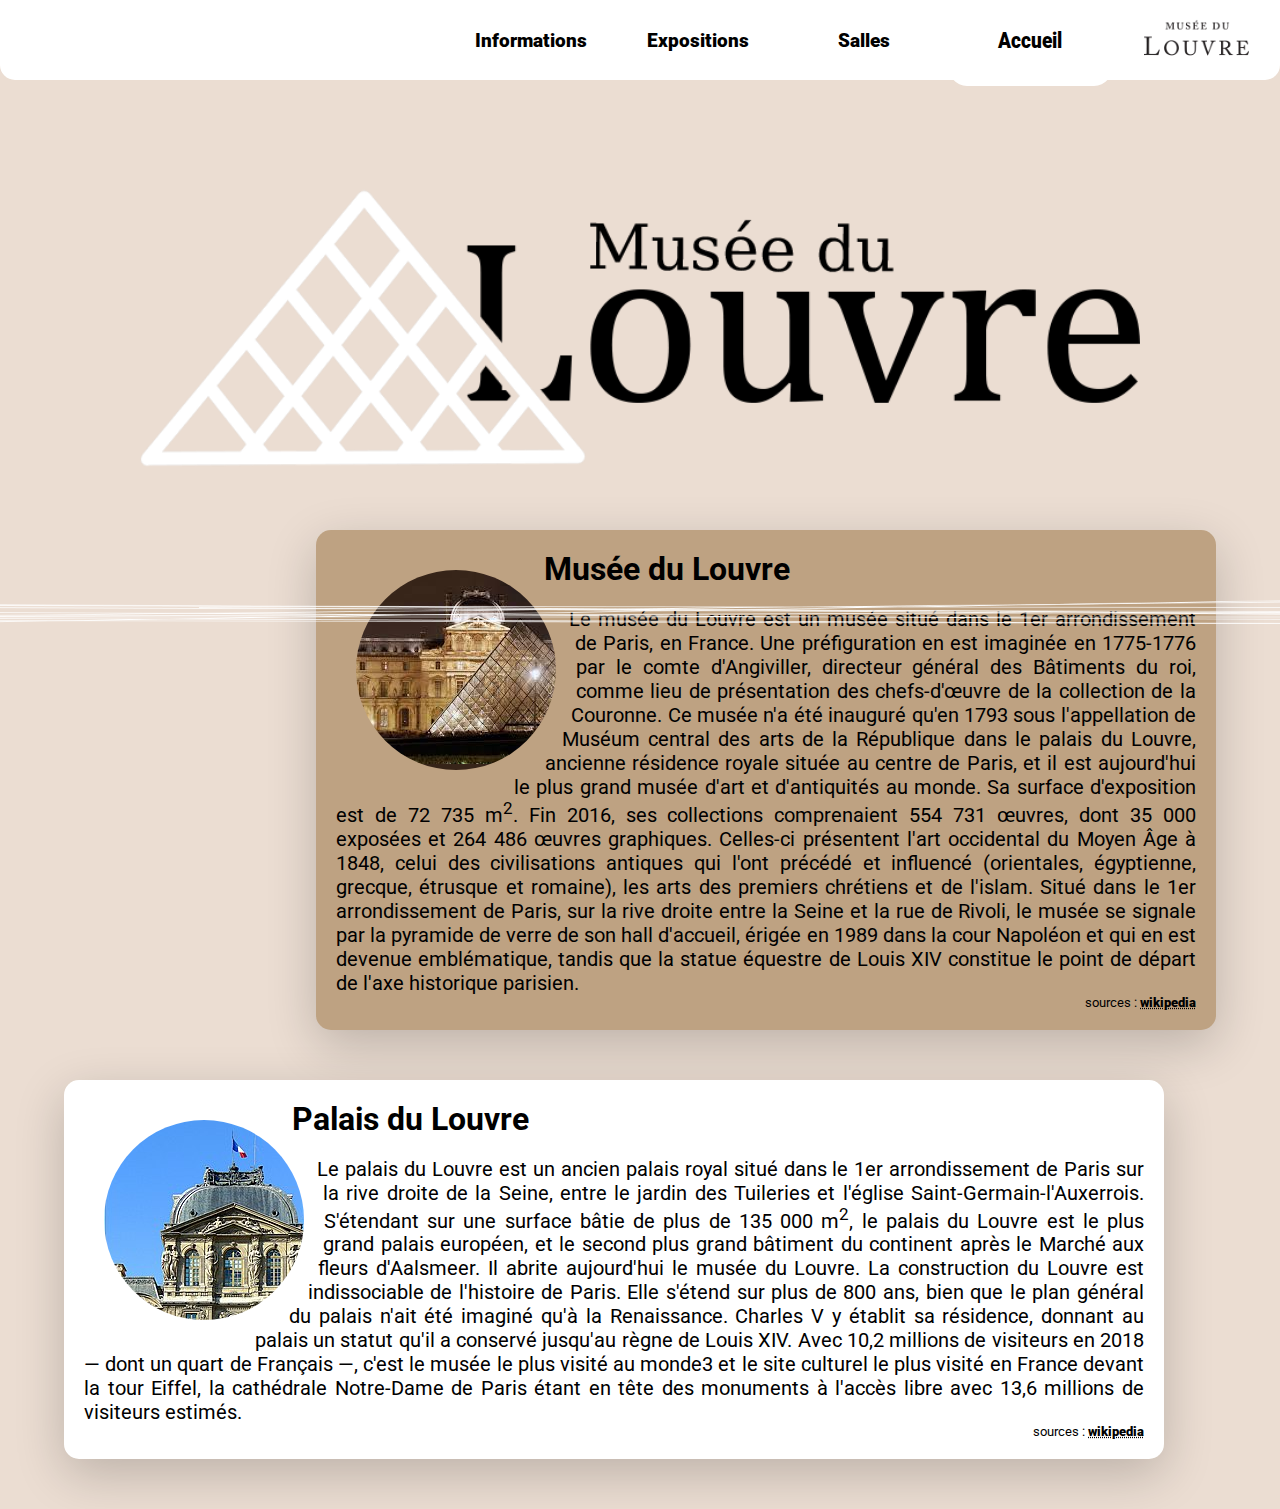
<file: Louvre-v1/index.html>
<!doctype html>
<html lang="fr">
<head>
	<meta charset="utf-8">
	<title>Le Louvre - Accueil</title>
	<link rel="preconnect" href="https://fonts.gstatic.com">
	<!-- importation de la police google -->
	<link href="https://fonts.googleapis.com/css2?family=Newsreader&display=swap" rel="stylesheet">
	<link href="https://fonts.googleapis.com/css2?family=Benne&display=swap" rel="stylesheet">
	<link href="https://fonts.googleapis.com/css2?family=Roboto:wght@300&display=swap" rel="stylesheet">
	<link rel="icon" type="image/png" href="images/icone.png"/>
	<link rel="stylesheet" href="style.css" media="screen">
</head>
<body>
	<!-- création du menu en haut de page -->
	<div id="menu" >
		<a href="https://www.louvre.fr/" class="titremenu" id="logo" target="_blank"> <img src="images/logolouvre.png" alt="logo Louvre" height="70px"> </a>
		<a href="index.html" class="titremenu" id="accueil" >
			<div>
				Accueil
			</div>
		</a>
		<a href="salles.html" class="titremenu" id="salle" >
			<div>
				<p>Salles</p>
			</div>
		</a>
		<a href="expo.html" class="titremenu" id="expo" >
			<div>
				<p>Expositions</p>
			</div>
		</a>
		<a href="info.html" class="titremenu" id="info" >
			<div>
				<p>Informations</p>
			</div>
		</a>
	</div>

	<!-------------------------------------------------------------------------->

	<!-- image d'acceuil du site -->
	<div>
		<img id="pyramide" src="images/pyramide.png" alt="image pyramide" >
	</div>
	<!-- séparation entre l'image d'acceuil et le reste de la page -->
	<img id= "séparation" src="images/séparation.png" alt="image séparation">
	




	<!-- création du premier rectangle de texte -->
	<div id="main" >
		<div class="right" >
			<div id="brun" class="brun" >
				<div class="image" id="image1" > <div><p class="titreimage" >Pyramide du Louvre</p></div> </div>
				<h1>Musée du Louvre </h1>
				<br>
				<p>
					Le musée du Louvre est un musée situé dans le 1er arrondissement de Paris, en France.
					Une préfiguration en est imaginée en 1775-1776 par le comte d'Angiviller, directeur général des Bâtiments du roi, comme lieu de présentation des chefs-d'œuvre de la collection de la Couronne. Ce musée n'a été inauguré qu'en 1793 sous l'appellation de Muséum central des arts de la République dans le palais du Louvre, ancienne résidence royale située au centre de Paris, et il est aujourd'hui le plus grand musée d'art et d'antiquités au monde. Sa surface d'exposition est de 72 735 m<sup>2</sup>.
					Fin 2016, ses collections comprenaient 554 731 œuvres, dont 35 000 exposées et 264 486 œuvres graphiques. Celles-ci présentent l'art occidental du Moyen Âge à 1848, celui des civilisations antiques qui l'ont précédé et influencé (orientales, égyptienne, grecque, étrusque et romaine), les arts des premiers chrétiens et de l'islam.
					Situé dans le 1er arrondissement de Paris, sur la rive droite entre la Seine et la rue de Rivoli, le musée se signale par la pyramide de verre de son hall d'accueil, érigée en 1989 dans la cour Napoléon et qui en est devenue emblématique, tandis que la statue équestre de Louis XIV constitue le point de départ de l'axe historique parisien.
				</p>
				<p class="sources" > sources : <a class="sources" href="https://fr.wikipedia.org/wiki/Mus%C3%A9e_du_Louvre" target="_blank"> <abbr title="clique pour y accéder"> wikipedia </abbr></a></p>
			</div>
		</div>
		<div>
			<div id="blanc" class="blanc" >
				<div class="image" id="image2" > <div><p class="titreimage" >Palais du Louvre</p> </div></div>
				<h1>Palais du Louvre </h1> 
				<br>
				<p>
					Le palais du Louvre est un ancien palais royal situé dans le 1er arrondissement de Paris sur la rive droite de la Seine, entre le jardin des Tuileries et l'église Saint-Germain-l'Auxerrois. S'étendant sur une surface bâtie de plus de 135 000 m<sup>2</sup>, le palais du Louvre est le plus grand palais européen, et le second plus grand bâtiment du continent après le Marché aux fleurs d'Aalsmeer. Il abrite aujourd'hui le musée du Louvre.
					La construction du Louvre est indissociable de l'histoire de Paris. Elle s'étend sur plus de 800 ans, bien que le plan général du palais n'ait été imaginé qu'à la Renaissance. Charles V y établit sa résidence, donnant au palais un statut qu'il a conservé jusqu'au règne de Louis XIV.
					Avec 10,2 millions de visiteurs en 2018 — dont un quart de Français —, c'est le musée le plus visité au monde3 et le site culturel le plus visité en France devant la tour Eiffel, la cathédrale Notre-Dame de Paris étant en tête des monuments à l'accès libre avec 13,6 millions de visiteurs estimés.
				</p>
				<p class="sources" > sources : <a class="sources" href="https://fr.wikipedia.org/wiki/Palais_du_Louvre" target="_blank"> <abbr title="clique pour y accéder"> wikipedia </abbr></a></p>
			</div>
		</div>
	</div>
<br>
<br>
	<script src="index.js" ></script>
</body>
</html>
</file>
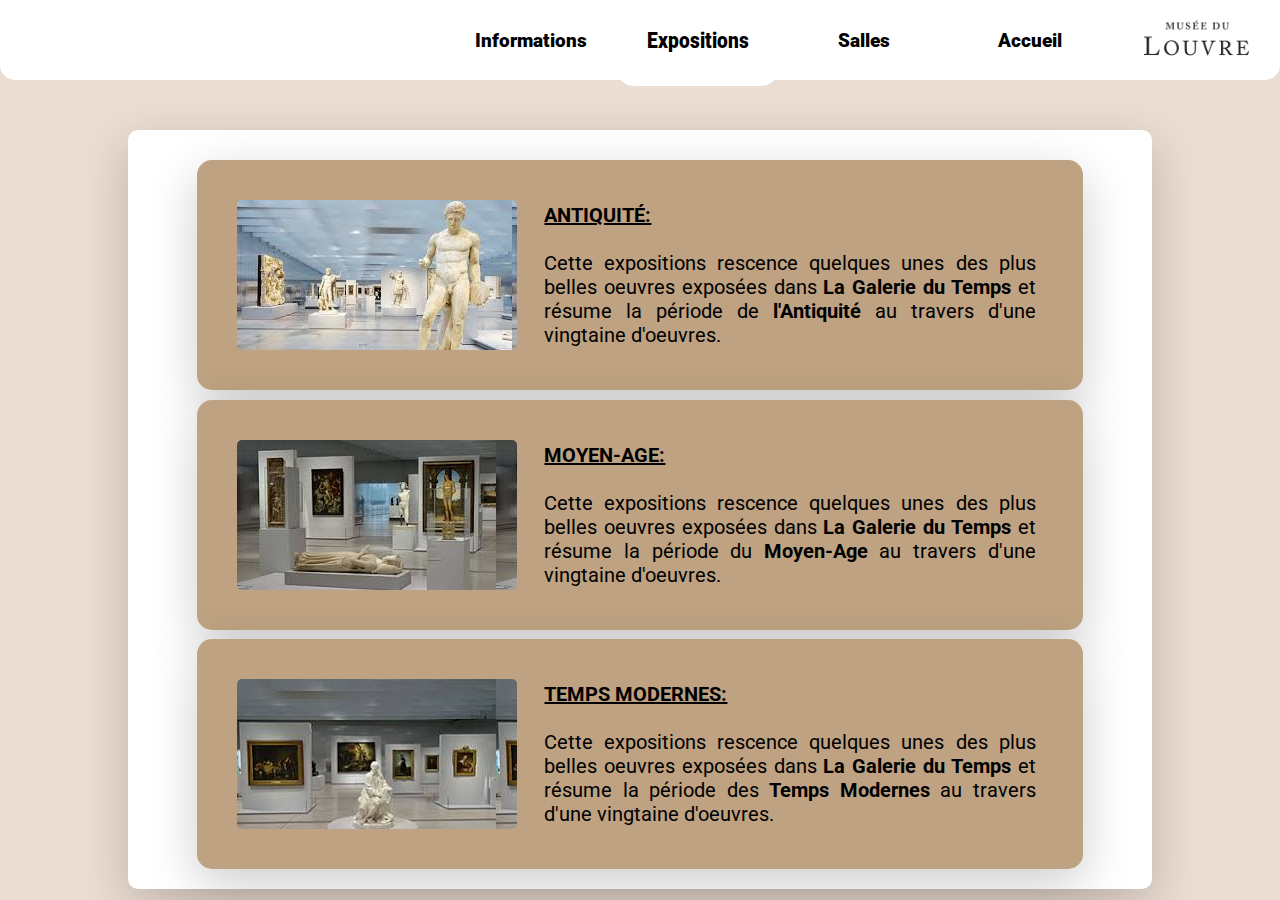
<file: Louvre-v1/expo.html>
<html lang="fr">
<head>
    <meta charset="UTF-8">
    <link rel="icon" type="image/png" href="images/icone.png"/>
    <link href="https://fonts.googleapis.com/css2?family=Roboto:wght@300&display=swap" rel="stylesheet">
    <link rel="stylesheet" href="expo.css" media="screen">
    <title>Le Louvre - Expositions </title>
</head>
<body>
    <div id="menu" >
		<a href="https://www.louvre.fr/" class="titremenu" id="logo" target="_blank"> <img src="images/logolouvre.png" alt="logo Louvre" height="70px"> </a>
		<a href="index.html" class="titremenu" id="accueil" >
			<div>
				Accueil
			</div>
		</a>
		<a href="salles.html" class="titremenu" id="salle" >
			<div>
				<p>Salles</p>
			</div>
		</a>
		<a href="expo.html" class="titremenu" id="expo" >
			<div>
				<p>Expositions</p>
			</div>
		</a>
		<a href="info.html" class="titremenu" id="info" >
			<div>
				<p>Informations</p>
			</div>
		</a>
	</div>                
    <div id="main" >
        <div class="expos" >
            <a href="expo2.html">
                <div class="image" id="image1" > <div><p class="titreimage" >Galerie du Temps</p> </div></div>
            </a>
            <div class="texteexpo" >
                <p class="infoexpo" >
                    <b class="t1" >Antiquité:</b> <br>
                    <br>
                    Cette expositions rescence quelques unes des plus belles oeuvres exposées dans <b>La Galerie du Temps</b> et résume la période de <b>l'Antiquité</b> au travers d'une vingtaine d'oeuvres.
                </p>
            </div>
        </div>
    
        <div class="expos" >
            <a href="expo3.html">
                <div class="image" id="image2" > <div><p class="titreimage" >Galerie du Temps</p> </div></div>
            </a>
            <div class="texteexpo">
                <p class="infoexpo">
                    <b class="t1" >Moyen-Age:</b> <br>
                    <br>
                    Cette expositions rescence quelques unes des plus belles oeuvres exposées dans <b>La Galerie du Temps</b> et résume la période du <b>Moyen-Age</b> au travers d'une vingtaine d'oeuvres.
                </p>
            </div>
        </div>

        <div class="expos" >
            <a href="expo1.html">
                <div class="image" id="image3" > <div><p class="titreimage" >Galerie du Temps</p> </div></div>
            </a>
            <div class="texteexpo">
                <p class="infoexpo">
                    <b class="t1" >Temps Modernes:</b> <br>
                    <br>
                    Cette expositions rescence quelques unes des plus belles oeuvres exposées dans <b>La Galerie du Temps</b> et résume la période des <b>Temps Modernes</b> au travers d'une vingtaine d'oeuvres.
                </p>
            </div>
        </div>
    </div>




</body>
</html>
</file>
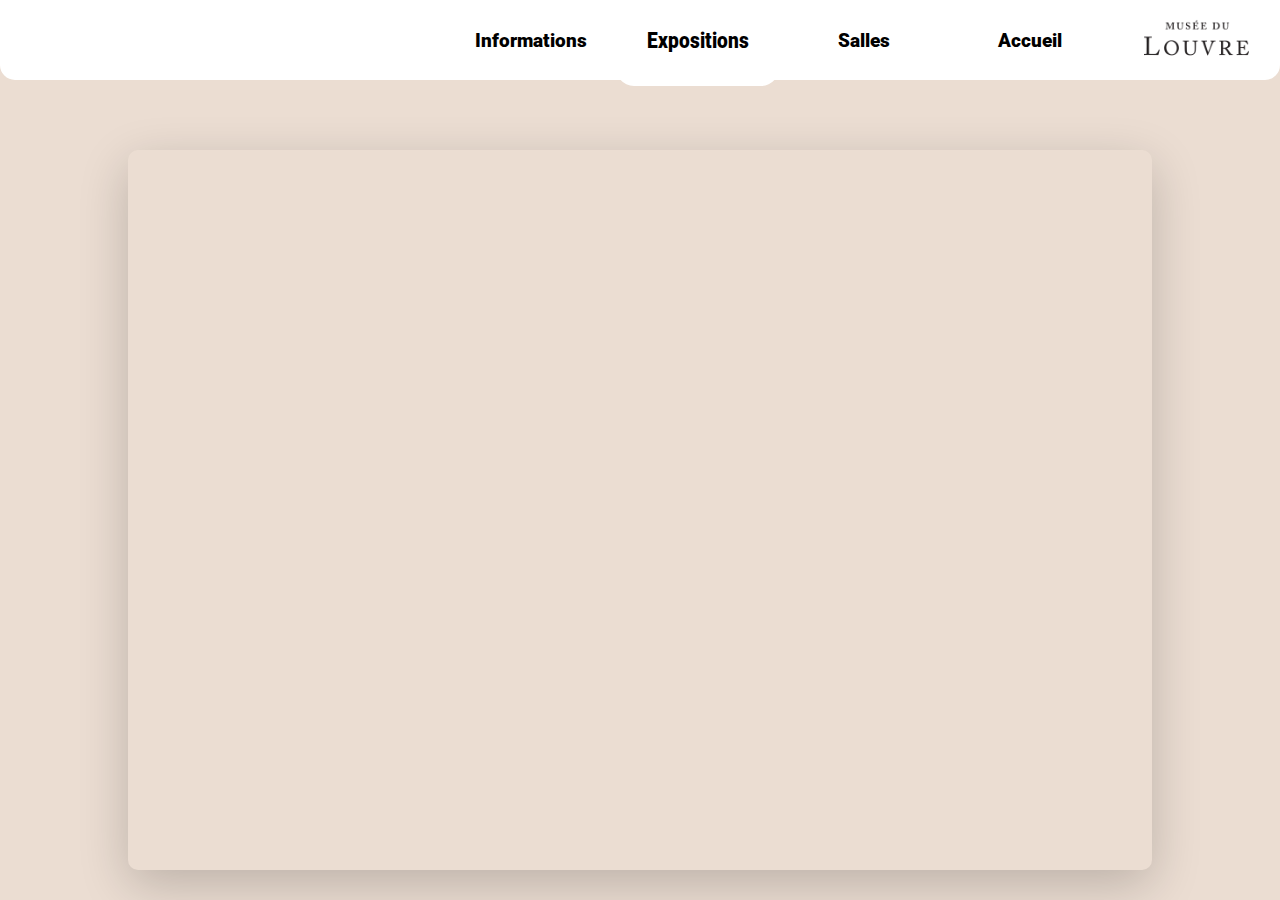
<file: Louvre-v1/expo1.html>
<html lang="fr">
<head>
    <meta charset="UTF-8">
    <link rel="icon" type="image/png" href="images/icone.png"/>
    <link href="https://fonts.googleapis.com/css2?family=Roboto:wght@300&display=swap" rel="stylesheet">
    <link rel="stylesheet" href="expo1.css" media="screen">
    <title>Le Louvre - Expositions </title>
</head>
<body>
    <div id="menu" >
		<a href="https://www.louvre.fr/" class="titremenu" id="logo" target="_blank"> <img src="images/logolouvre.png" alt="logo Louvre" height="70px"> </a>
		<a href="index.html" class="titremenu" id="accueil" >
			<div>
				Accueil
			</div>
		</a>
		<a href="salles.html" class="titremenu" id="salle" >
			<div>
				<p>Salles</p>
			</div>
		</a>
		<a href="expo.html" class="titremenu" id="expo" >
			<div>
				<p>Expositions</p>
			</div>
		</a>
		<a href="info.html" class="titremenu" id="info" >
			<div>
				<p>Informations</p>
			</div>
		</a>
	</div>

    <div id="main" >
        <iframe id="timeline" src='https://cdn.knightlab.com/libs/timeline3/latest/embed/index.html?source=1N0CYqGhK0ZwqOVyQReJhy-P1cA2aSA4OM2Sdg2e1ZPg&font=Default&lang=fr&initial_zoom=2' width='100%' height="100%" webkitallowfullscreen mozallowfullscreen allowfullscreen frameborder='0'></iframe>
    </div>                    

</body>
</html>
</file>
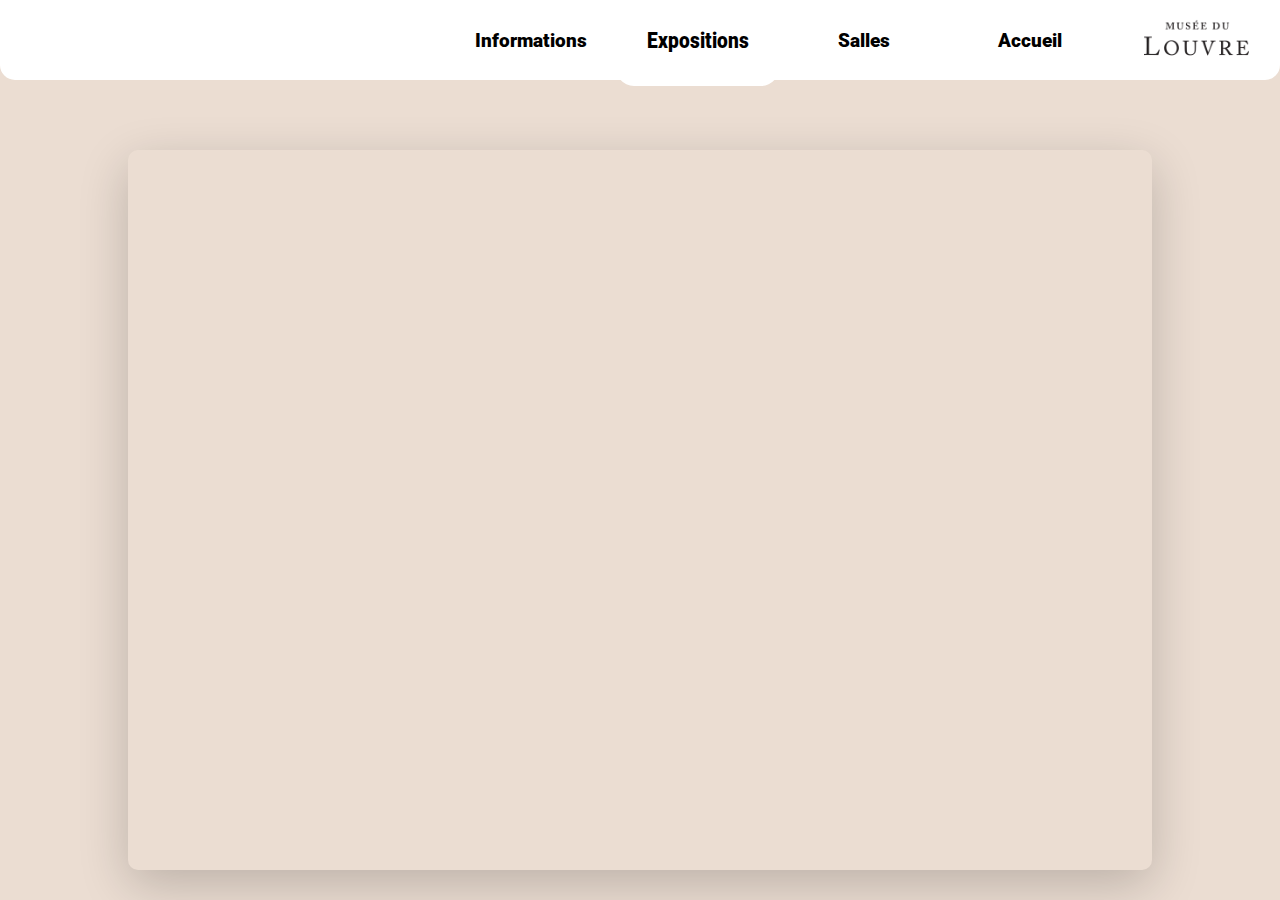
<file: Louvre-v1/expo2.html>
<html lang="fr">
<head>
    <meta charset="UTF-8">
    <link rel="icon" type="image/png" href="images/icone.png"/>
    <link href="https://fonts.googleapis.com/css2?family=Roboto:wght@300&display=swap" rel="stylesheet">
    <link rel="stylesheet" href="expo1.css" media="screen">
    <title>Le Louvre - Expositions </title>
</head>
<body>
    <div id="menu" >
		<a href="https://www.louvre.fr/" class="titremenu" id="logo" target="_blank"> <img src="images/logolouvre.png" alt="logo Louvre" height="70px"> </a>
		<a href="index.html" class="titremenu" id="accueil" >
			<div>
				Accueil
			</div>
		</a>
		<a href="salles.html" class="titremenu" id="salle" >
			<div>
				<p>Salles</p>
			</div>
		</a>
		<a href="expo.html" class="titremenu" id="expo" >
			<div>
				<p>Expositions</p>
			</div>
		</a>
		<a href="info.html" class="titremenu" id="info" >
			<div>
				<p>Informations</p>
			</div>
		</a>
	</div>

    <div id="main" >
        <iframe id="timeline" src='https://cdn.knightlab.com/libs/timeline3/latest/embed/index.html?source=1EiTwRnx6HZhb-PbE0H3iit83HHeVpN-vdh12JLbp5d0&font=Default&lang=fr&initial_zoom=2' width='100%' height='100%' webkitallowfullscreen mozallowfullscreen allowfullscreen frameborder='0'></iframe>
    </div>                    


</body>
</html>
</file>
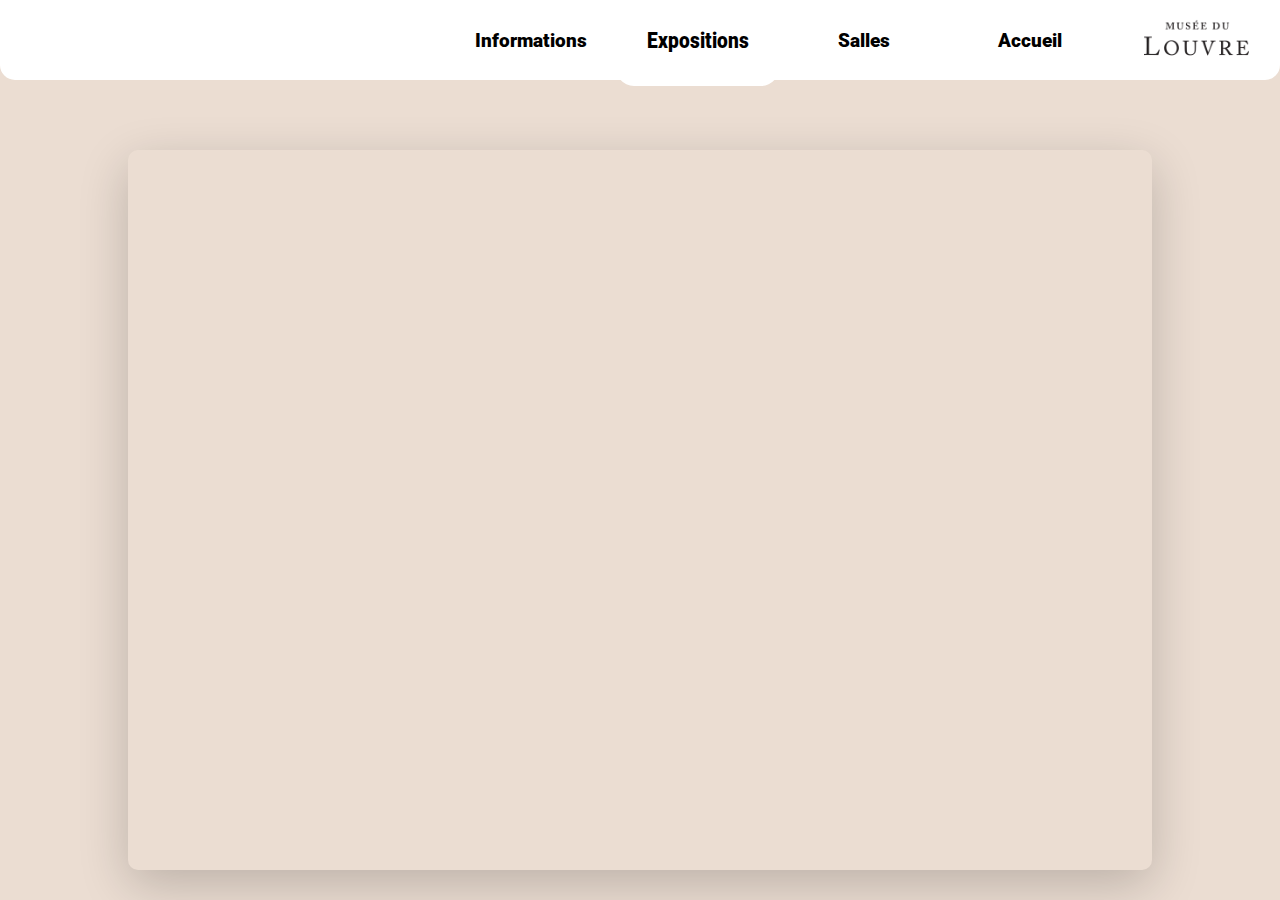
<file: Louvre-v1/expo3.html>
<html lang="fr">
<head>
    <meta charset="UTF-8">
    <link rel="icon" type="image/png" href="images/icone.png"/>
    <link href="https://fonts.googleapis.com/css2?family=Roboto:wght@300&display=swap" rel="stylesheet">
    <link rel="stylesheet" href="expo1.css" media="screen">
    <title>Le Louvre - Expositions </title>
</head>
<body>
    <div id="menu" >
		<a href="https://www.louvre.fr/" class="titremenu" id="logo" target="_blank"> <img src="images/logolouvre.png" alt="logo Louvre" height="70px"> </a>
		<a href="index.html" class="titremenu" id="accueil" >
			<div>
				Accueil
			</div>
		</a>
		<a href="salles.html" class="titremenu" id="salle" >
			<div>
				<p>Salles</p>
			</div>
		</a>
		<a href="expo.html" class="titremenu" id="expo" >
			<div>
				<p>Expositions</p>
			</div>
		</a>
		<a href="info.html" class="titremenu" id="info" >
			<div>
				<p>Informations</p>
			</div>
		</a>
	</div>

    <div id="main" >
        <iframe id="timeline" src='https://cdn.knightlab.com/libs/timeline3/latest/embed/index.html?source=1xVcQq174RfPJFhDoG9Q-xNdH_G4XanRKovVZL895R_E&font=Default&lang=en&initial_zoom=2' width='100%' height='100%' webkitallowfullscreen mozallowfullscreen allowfullscreen frameborder='0'></iframe>
    </div>                    


</body>
</html>
</file>
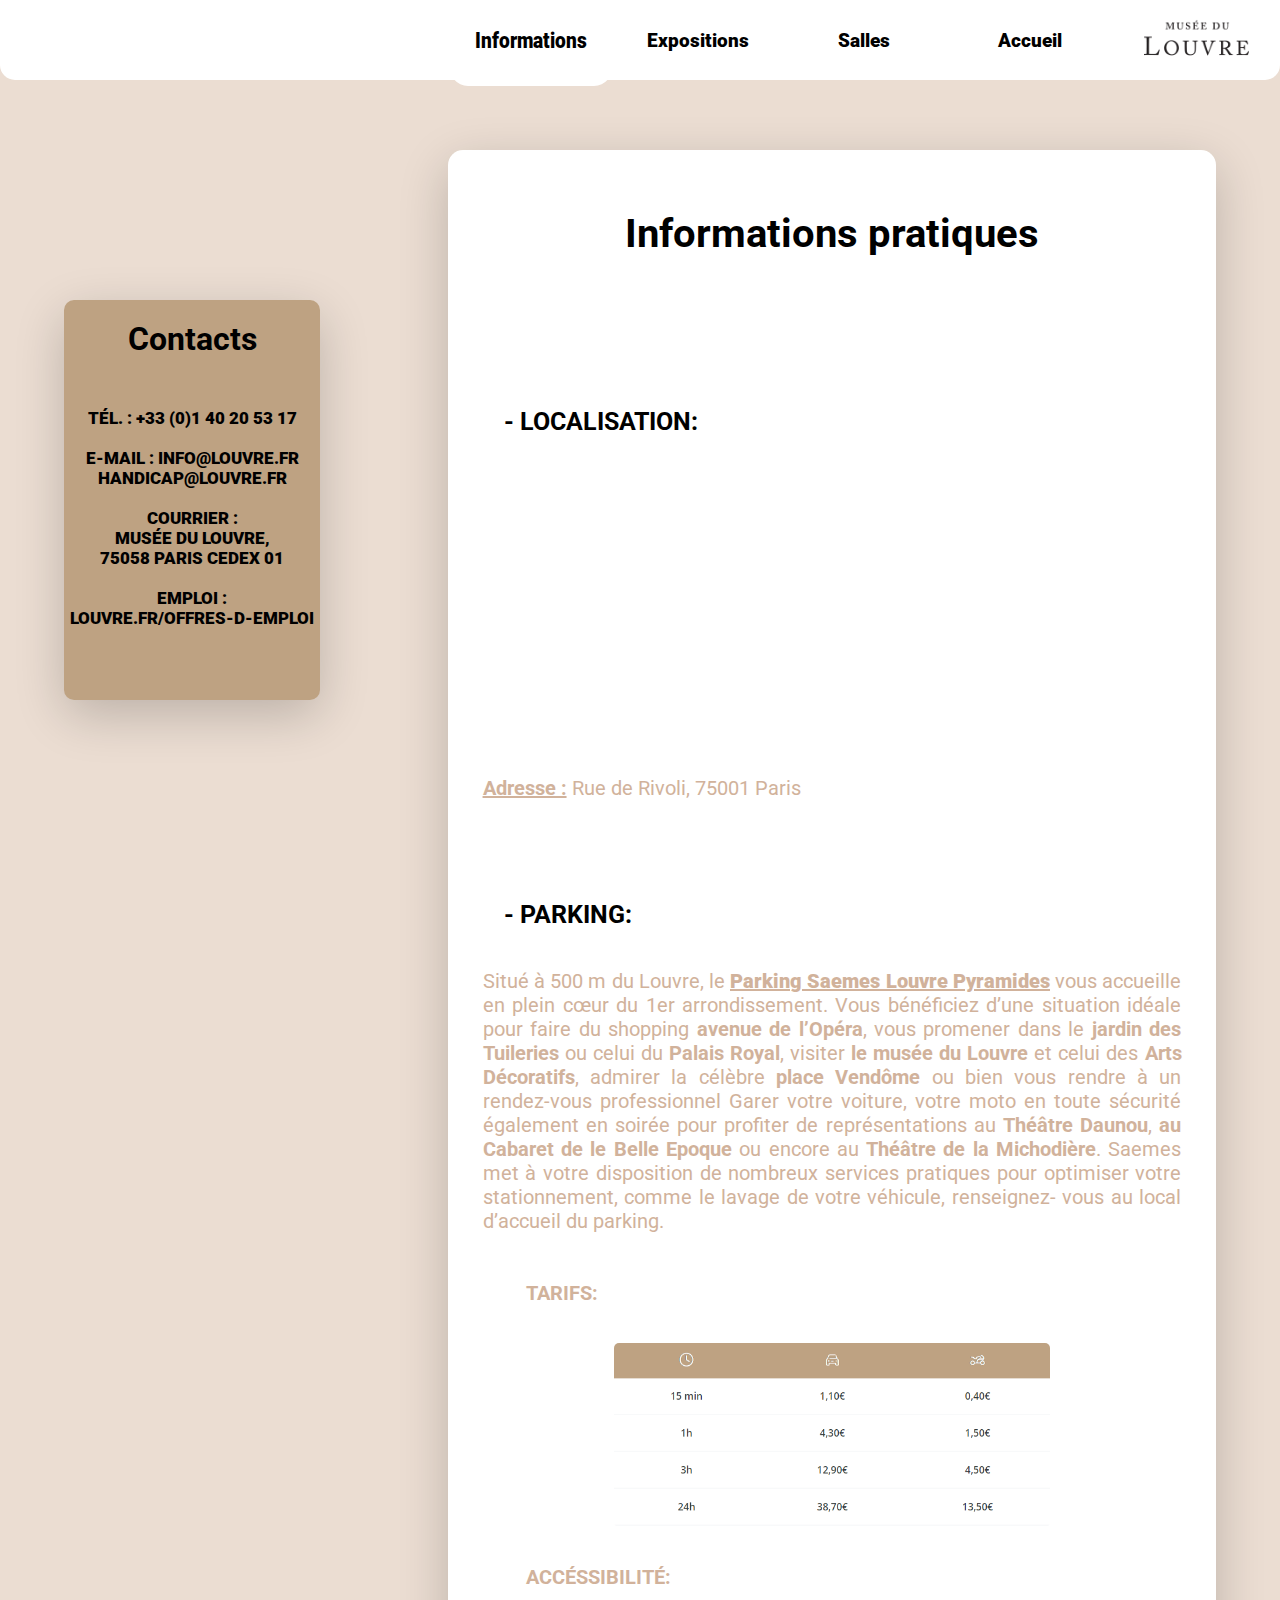
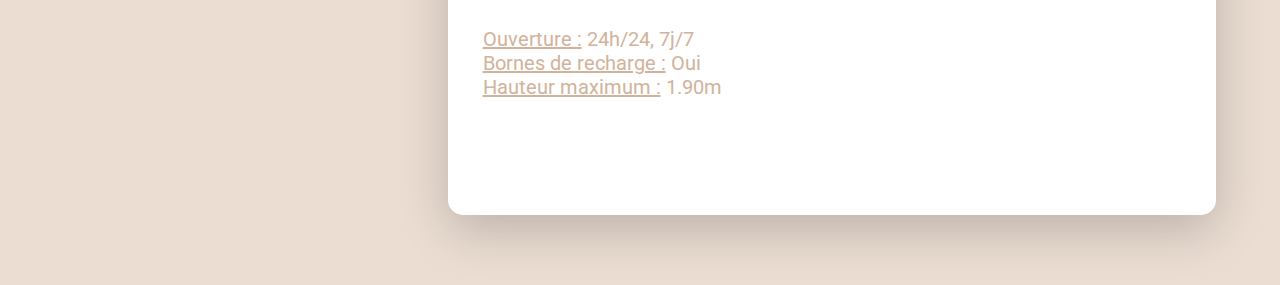
<file: Louvre-v1/info.html>
<html lang="fr">
<head>
    <meta charset="UTF-8">
    <link rel="icon" type="image/png" href="images/icone.png"/>
    <link href="https://fonts.googleapis.com/css2?family=Roboto:wght@300&display=swap" rel="stylesheet">
    <link rel="stylesheet" href="info.css" media="screen">
    <title>Le Louvre - Informations </title>
</head>
<body>

    <div id="menu" >
		<a href="https://www.louvre.fr/" class="titremenu" id="logo" target="_blank"> <img src="images/logolouvre.png" alt="logo Louvre" height="70px"> </a>
		<a href="index.html" class="titremenu" id="accueil" >
			<div>
				Accueil
			</div>
		</a>
		<a href="salles.html" class="titremenu" id="salle" >
			<div>
				<p>Salles</p>
			</div>
		</a>
		<a href="expo.html" class="titremenu" id="expo" >
			<div>
				<p>Expositions</p>
			</div>
		</a>
		<a href="info.html" class="titremenu" id="info" >
			<div>
				<p>Informations</p>
			</div>
		</a>
	</div>                
    
	<div id="main" >
        <div id="menu2">
            <div id="menu2accueil"  class="menu20">
                <div id="tete" >
                    <h1>Contacts</h1>
                </div>
                <div class="titre" >
                    <h3>Tél. : +33 (0)1 40 20 53 17</h3>
                </div>
                <div class="titre" >
                    <h3>E-mail : <a href="mailto:info@louvre.fr">info@louvre.fr </a><br> <a href="mailto:handicap@louvre.fr">handicap@louvre.fr</a> </h3>
                </div>
                <div class="titre" id="peintures">
                    <h3>Courrier : <br> Musée du Louvre, <br> 75058 PARIS CEDEX 01 </h3>
                </div>
                <div class="titre" id="graphiques">
                    <h3>Emploi : <br> <a href="https://www.louvre.fr/OFFRES-D-EMPLOI" target="_blank" >louvre.fr/offres-d-emploi</a> </h3>
                </div>
            </div>
        </div>
            <div id="texte">
                <h1 id="titreinfo" > Informations pratiques</h1>
                <h1 class="titretexte">Localisation:</h1>
                <div>
                    <div>
                        <iframe id="carte" src="https://www.google.com/maps/embed?pb=!1m18!1m12!1m3!1d2624.8739172815535!2d2.335455315911936!3d48.86061460850377!2m3!1f0!2f0!3f0!3m2!1i1024!2i768!4f13.1!3m3!1m2!1s0x47e671d877937b0f%3A0xb975fcfa192f84d4!2sMus%C3%A9e%20du%20Louvre!5e0!3m2!1sfr!2sfr!4v1615721894750!5m2!1sfr!2sfr" style="border:0;" allowfullscreen="" loading="lazy"></iframe>
                    </div>
                    <div>
                        <p class="texteinfo" >
                            <b><u>Adresse :</u></b> Rue de Rivoli, 75001 Paris
                        </p>
                    </div>
                </div>
                <h1 class="titretexte">Parking:</h1>
                <div>
                    <p class="texteinfo">
                        Situé à 500 m du Louvre, le <a id="parking" href="https://www.saemes.fr/fr/parking/parking-louvre-pyramides?gclid=CjwKCAiAhbeCBhBcEiwAkv2cY9V8QJbe4a3iBAV32pcwLn-rZzYOLPf6nqgLQA4Ndpuqhbwe6ChdKxoC8BwQAvD_BwE" target="_blank" > <abbr title="clique pour plus d'infos"><u><b>Parking Saemes Louvre Pyramides</b></u></abbr></a> vous accueille en plein cœur du 1er arrondissement. Vous bénéficiez d’une situation idéale pour faire du shopping <b>avenue de l’Opéra</b>, vous promener dans le <b>jardin des Tuileries</b> ou celui du <b>Palais Royal</b>, visiter <b>le musée du Louvre</b> et celui des <b>Arts Décoratifs</b>, admirer la célèbre <b>place Vendôme</b> ou bien vous rendre à un rendez-vous professionnel  Garer votre voiture, votre moto en toute sécurité également en soirée pour profiter de représentations au <b>Théâtre Daunou</b>, <b>au Cabaret de le Belle Epoque</b> ou encore au <b>Théâtre de la Michodière</b>. Saemes met à votre disposition de nombreux services pratiques pour optimiser votre stationnement, comme le lavage de votre véhicule, renseignez- vous au local d’accueil du parking. <br>
                        <br>
                        <br>
                    </p>
                        <h1 class="titreinter">Tarifs:</h1>
                        <br>
                        <br>
                </div>
                <div id="tarif" >
                    <img src="images/tarifs.png" alt="grille de tarifs">
                </div>
                <div>
                    <br>
                    <br>
                    <h1 class="titreinter">Accéssibilité:</h1>
                    <br>
                    <br>
                    <p class="texteinfo" >
                        <u>Ouverture :</u> 24h/24, 7j/7 <br>
                        <u>Bornes de recharge :</u> Oui <br>
                        <u>Hauteur maximum :</u> 1.90m <br>
                        <br>
                        <br>
                        <br>
                        <br>
                    </p>
                </div>
            </div>
    </div>


</body>
</html>
</file>
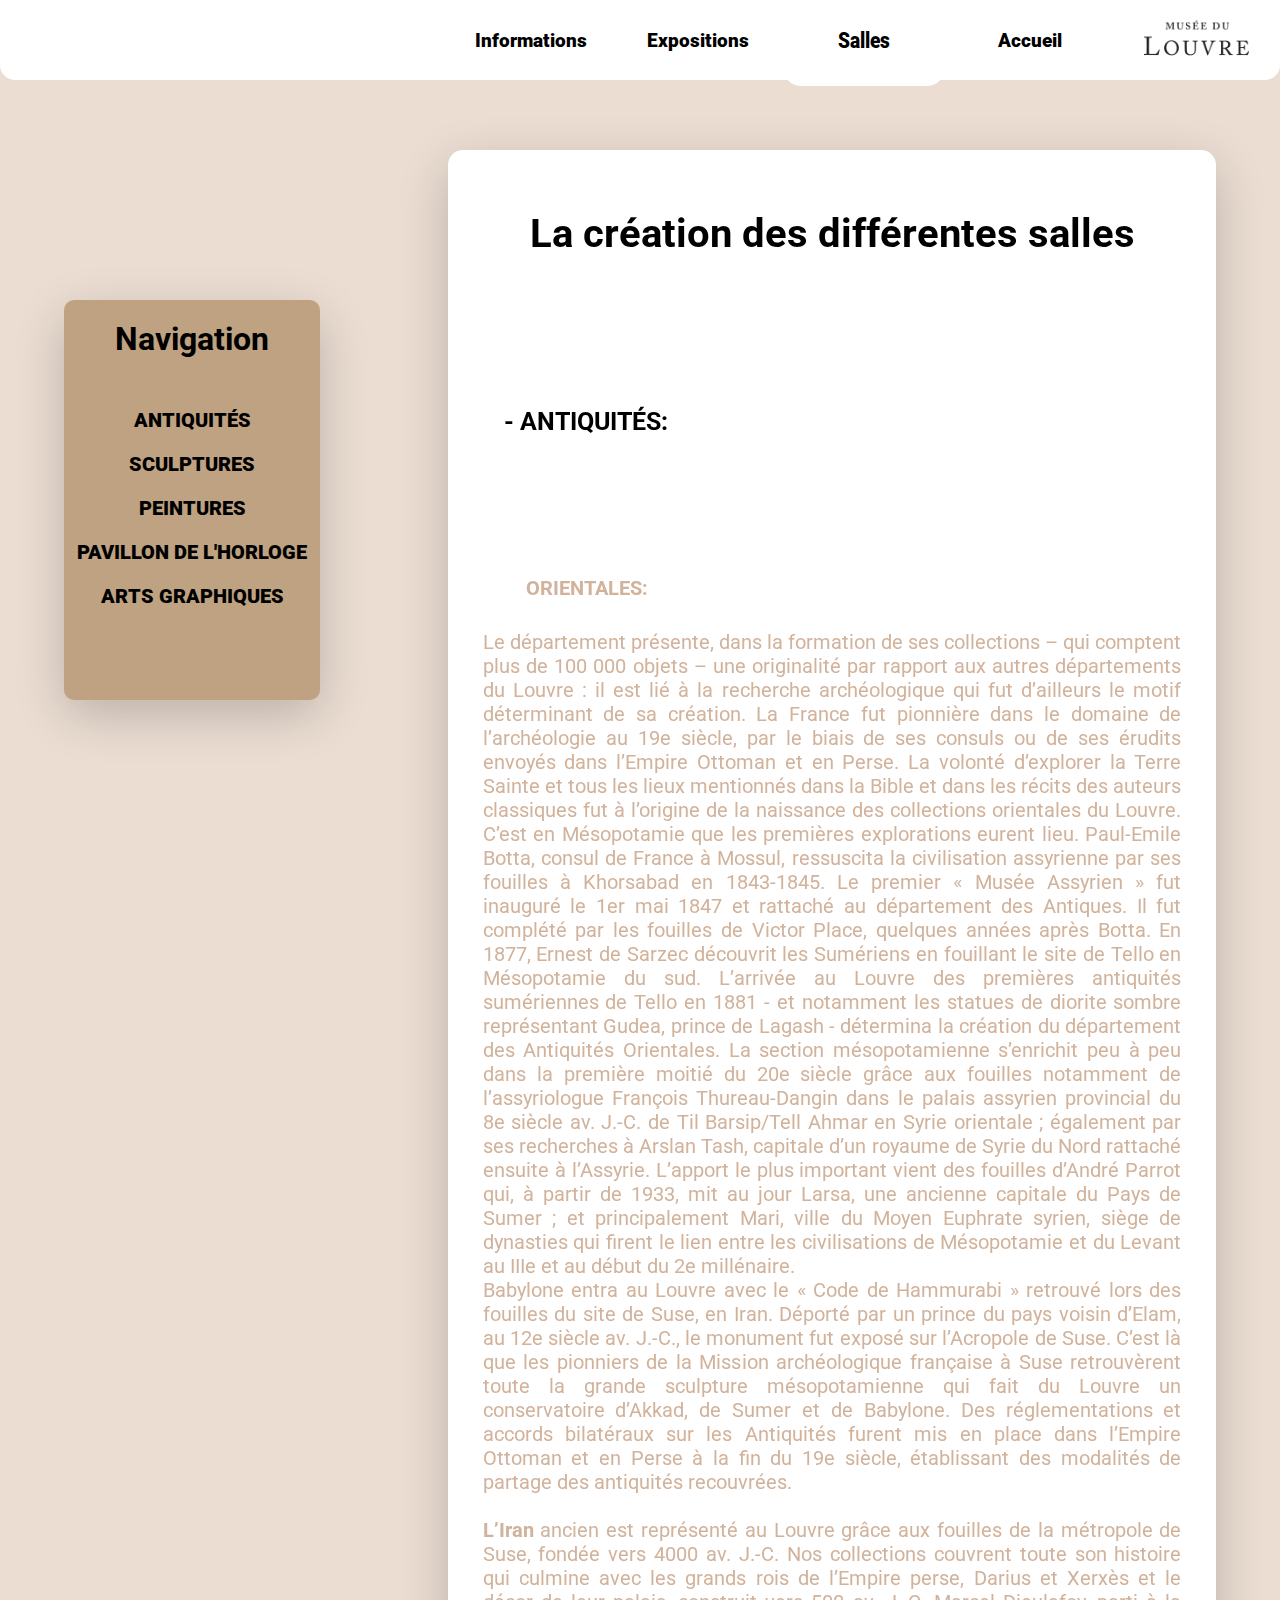
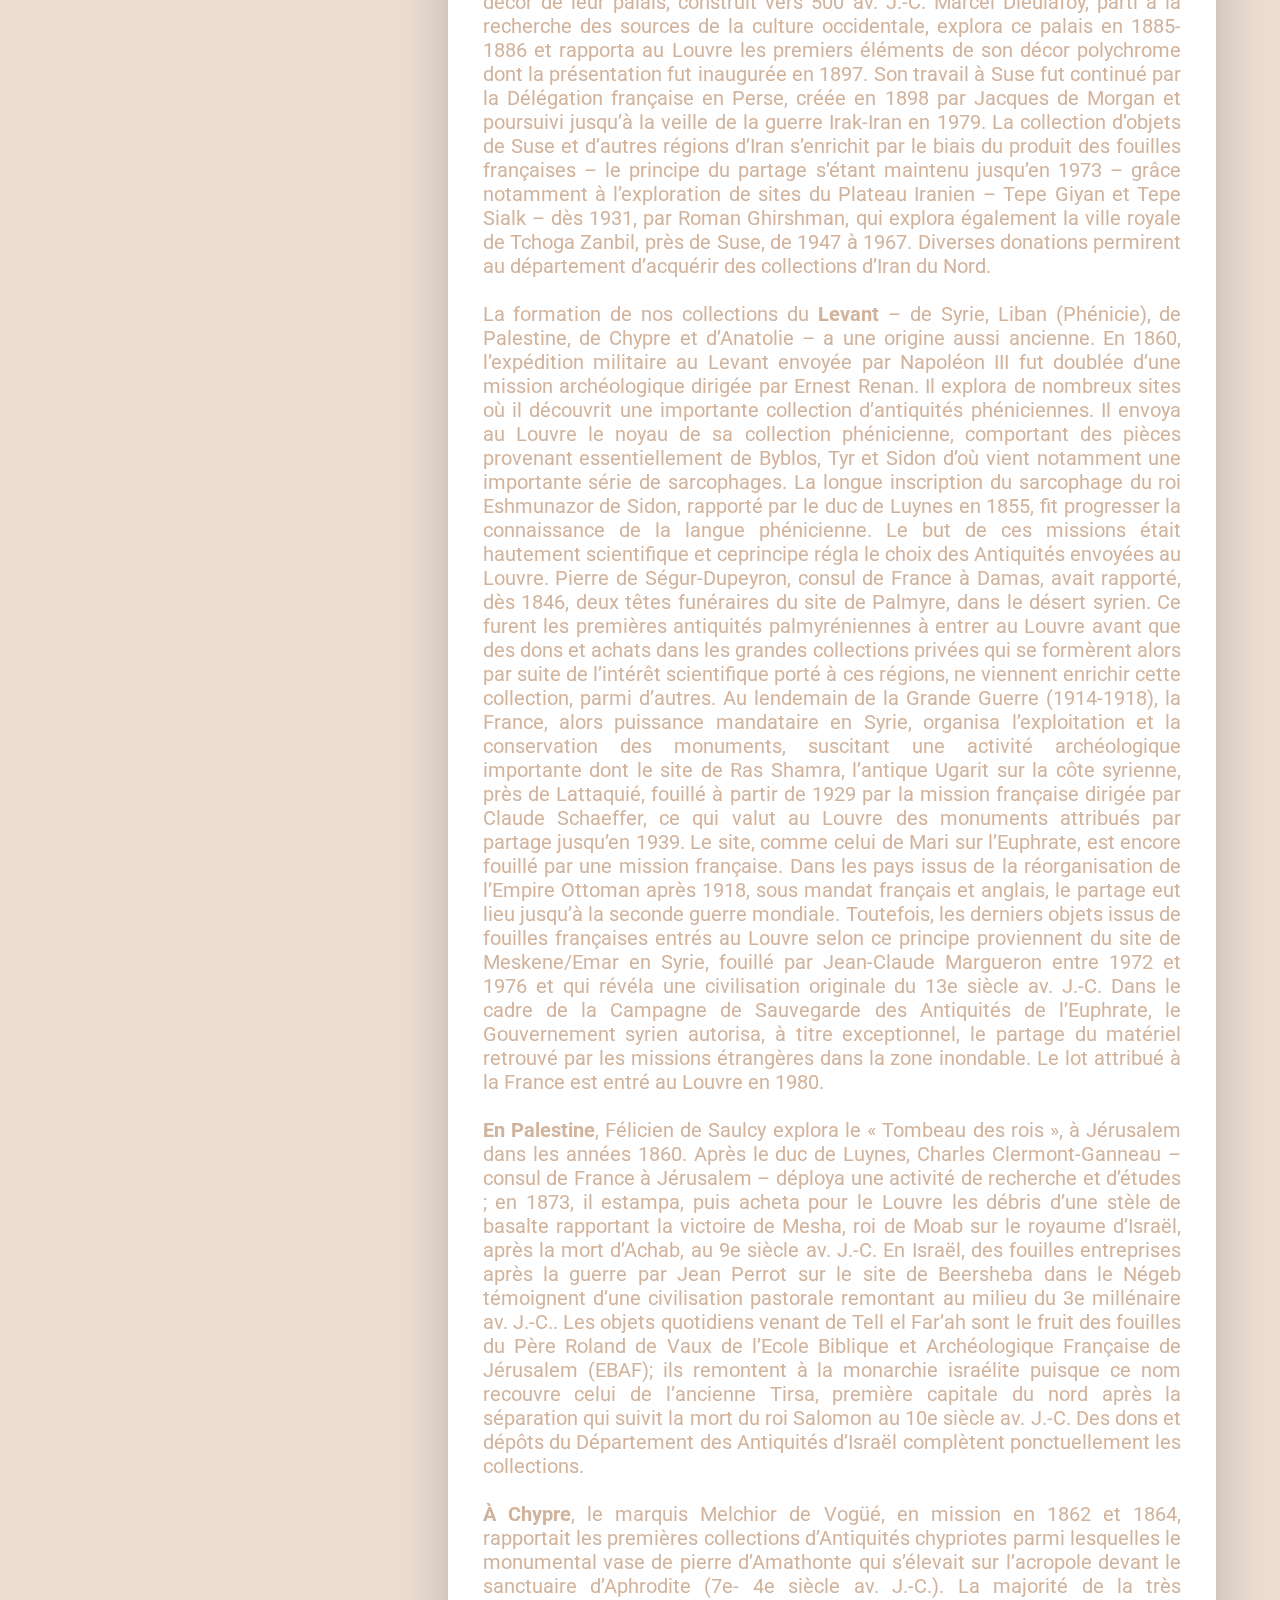
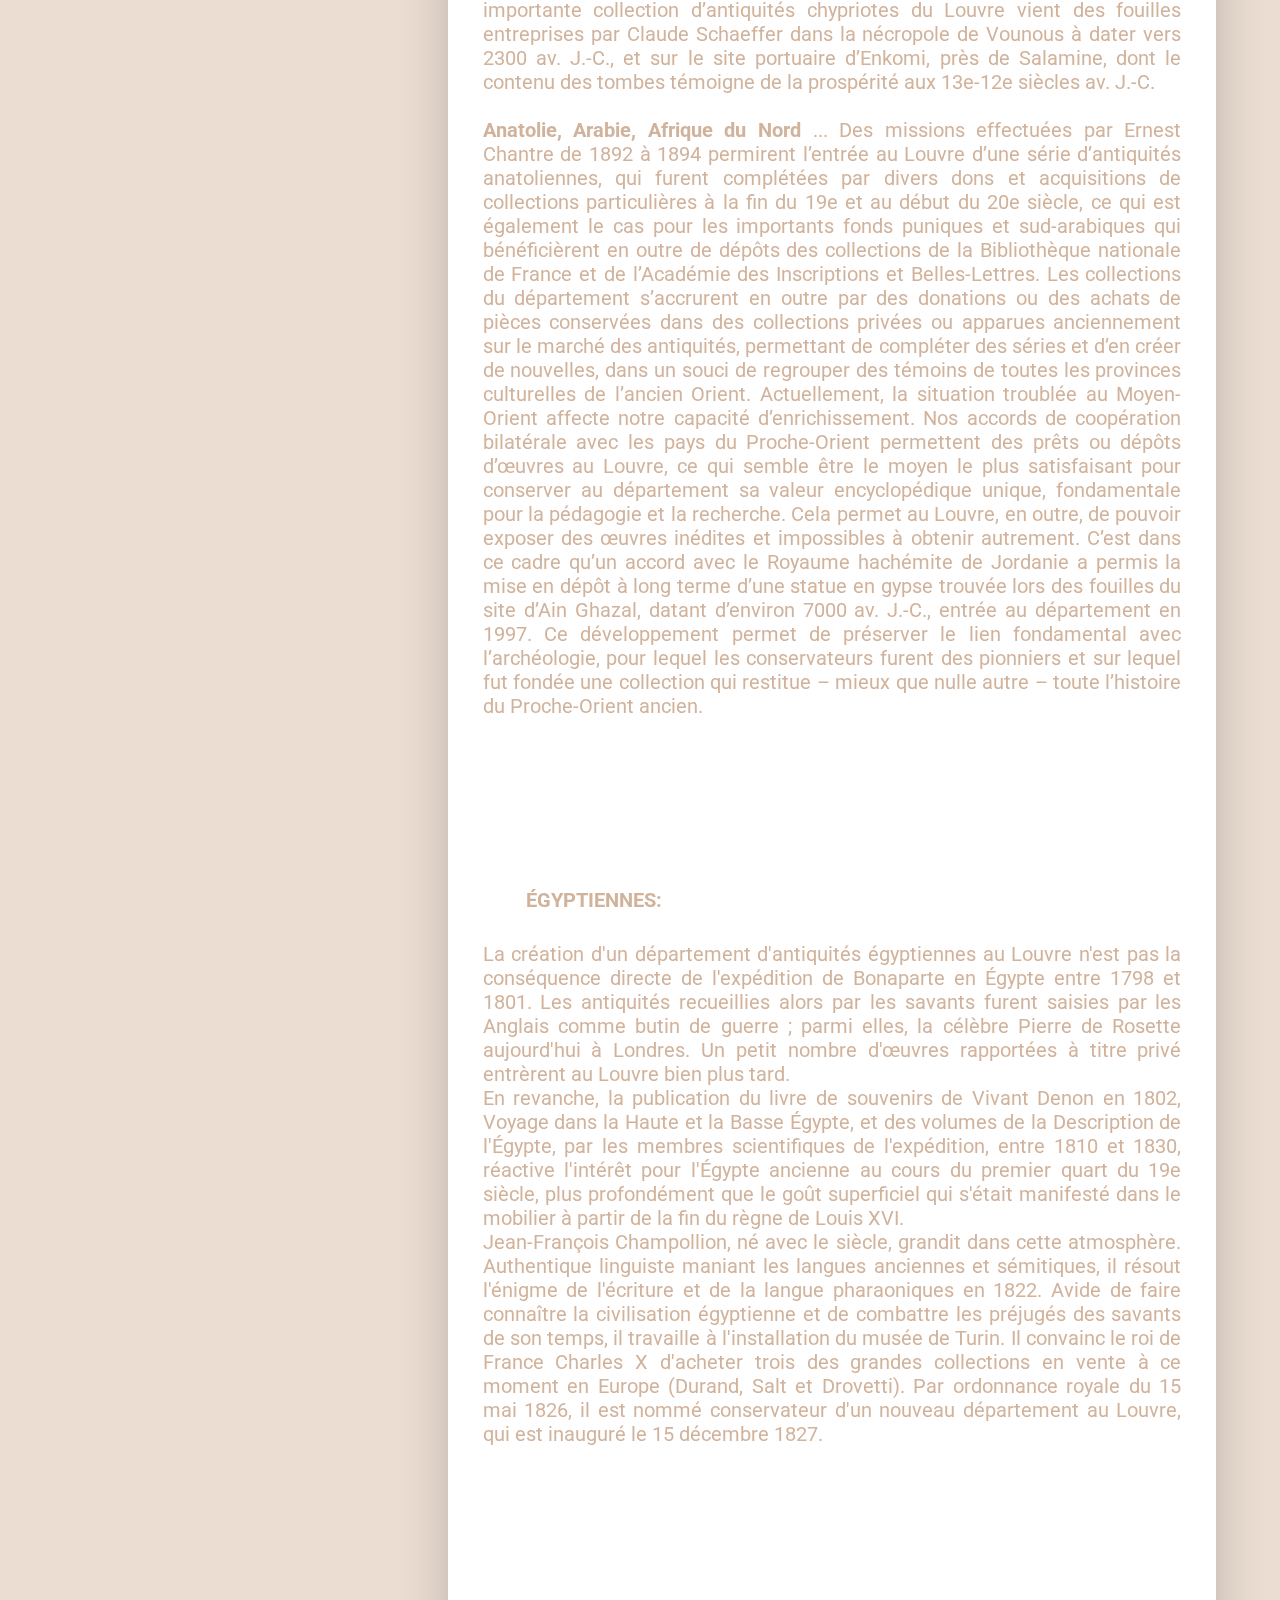
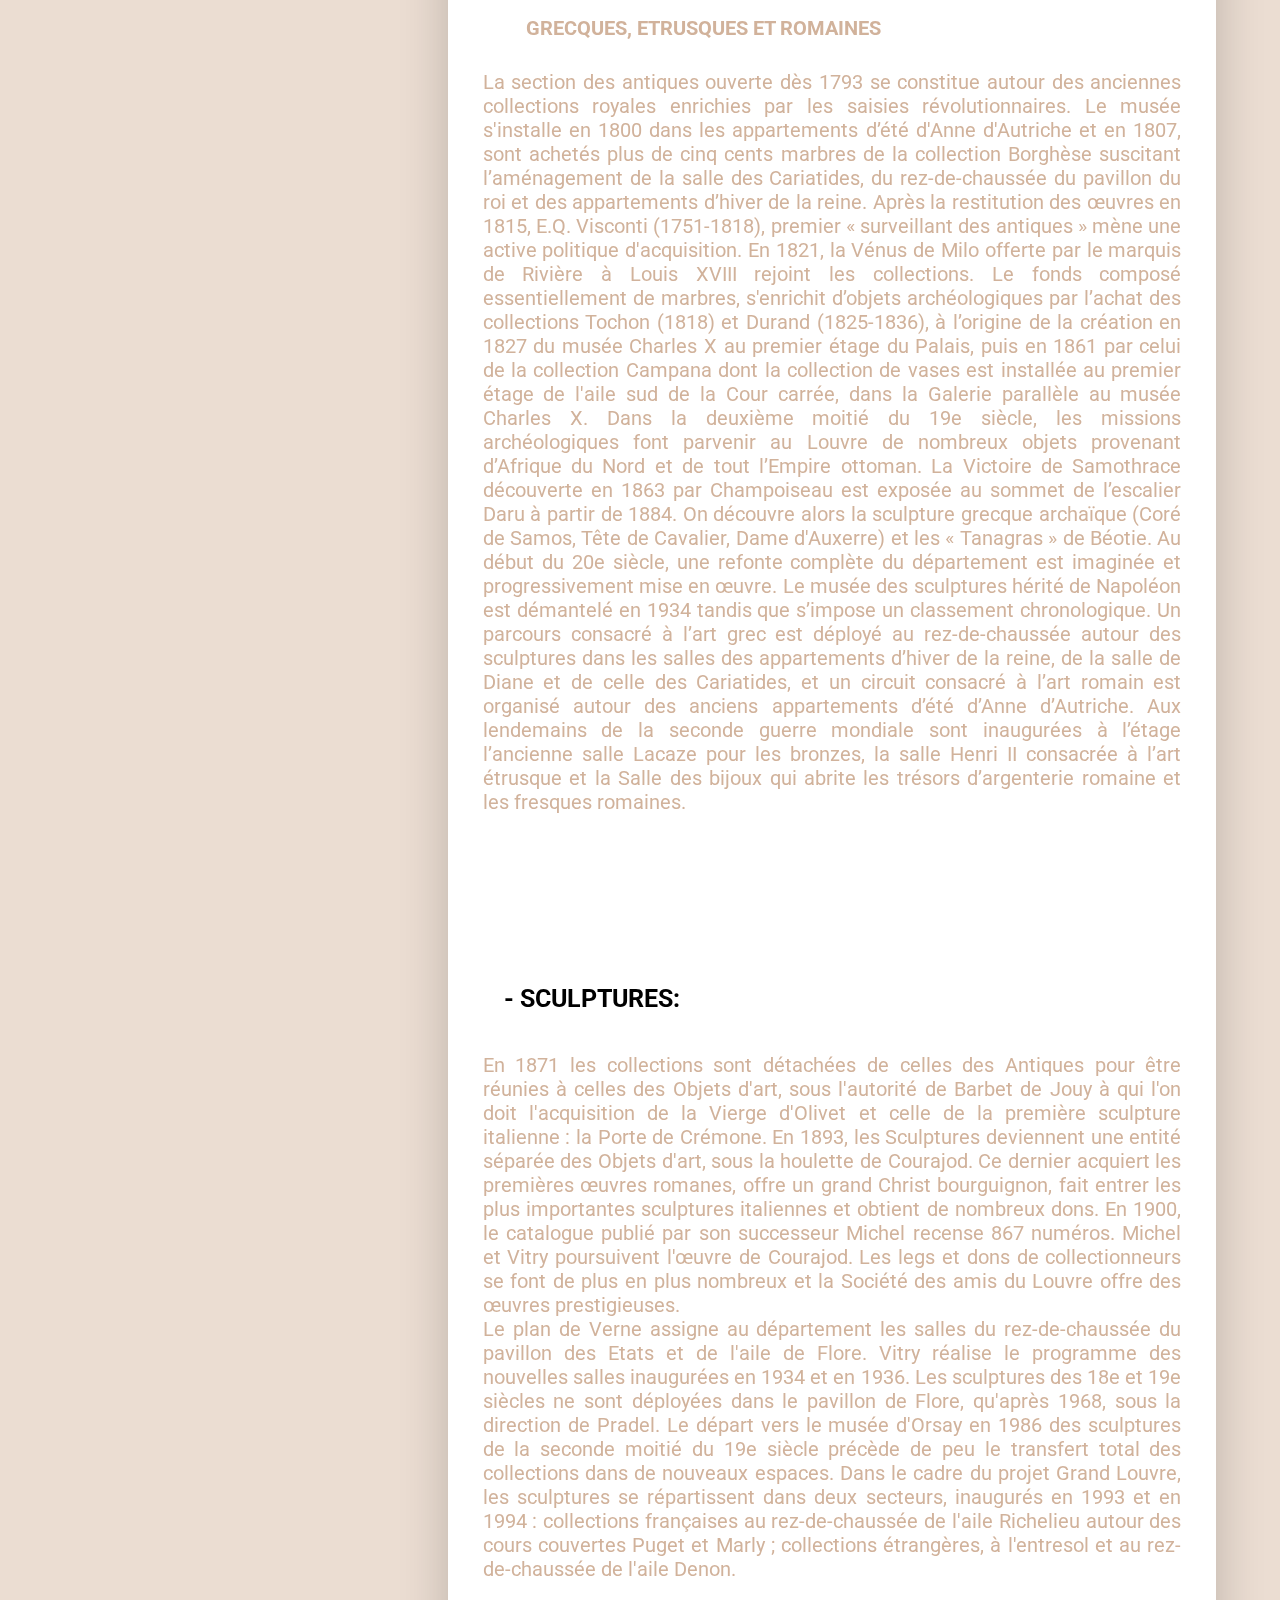
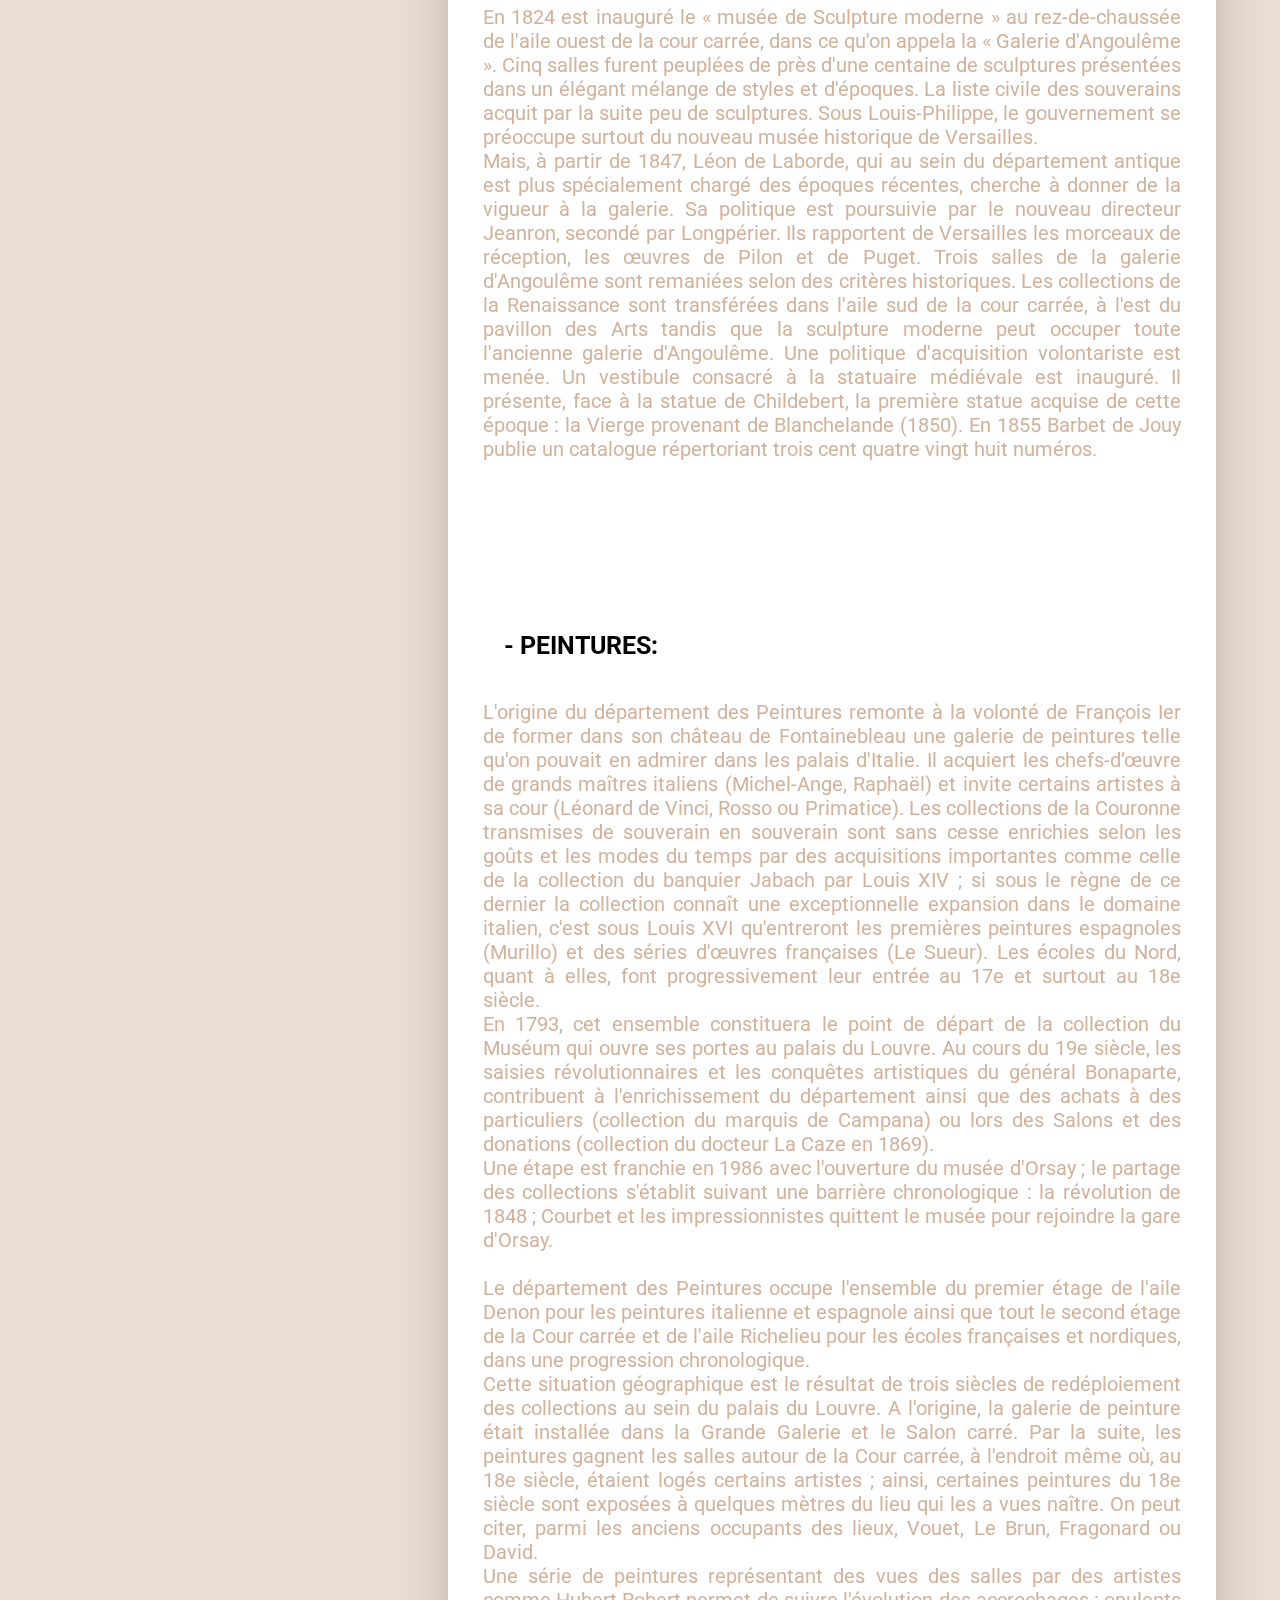
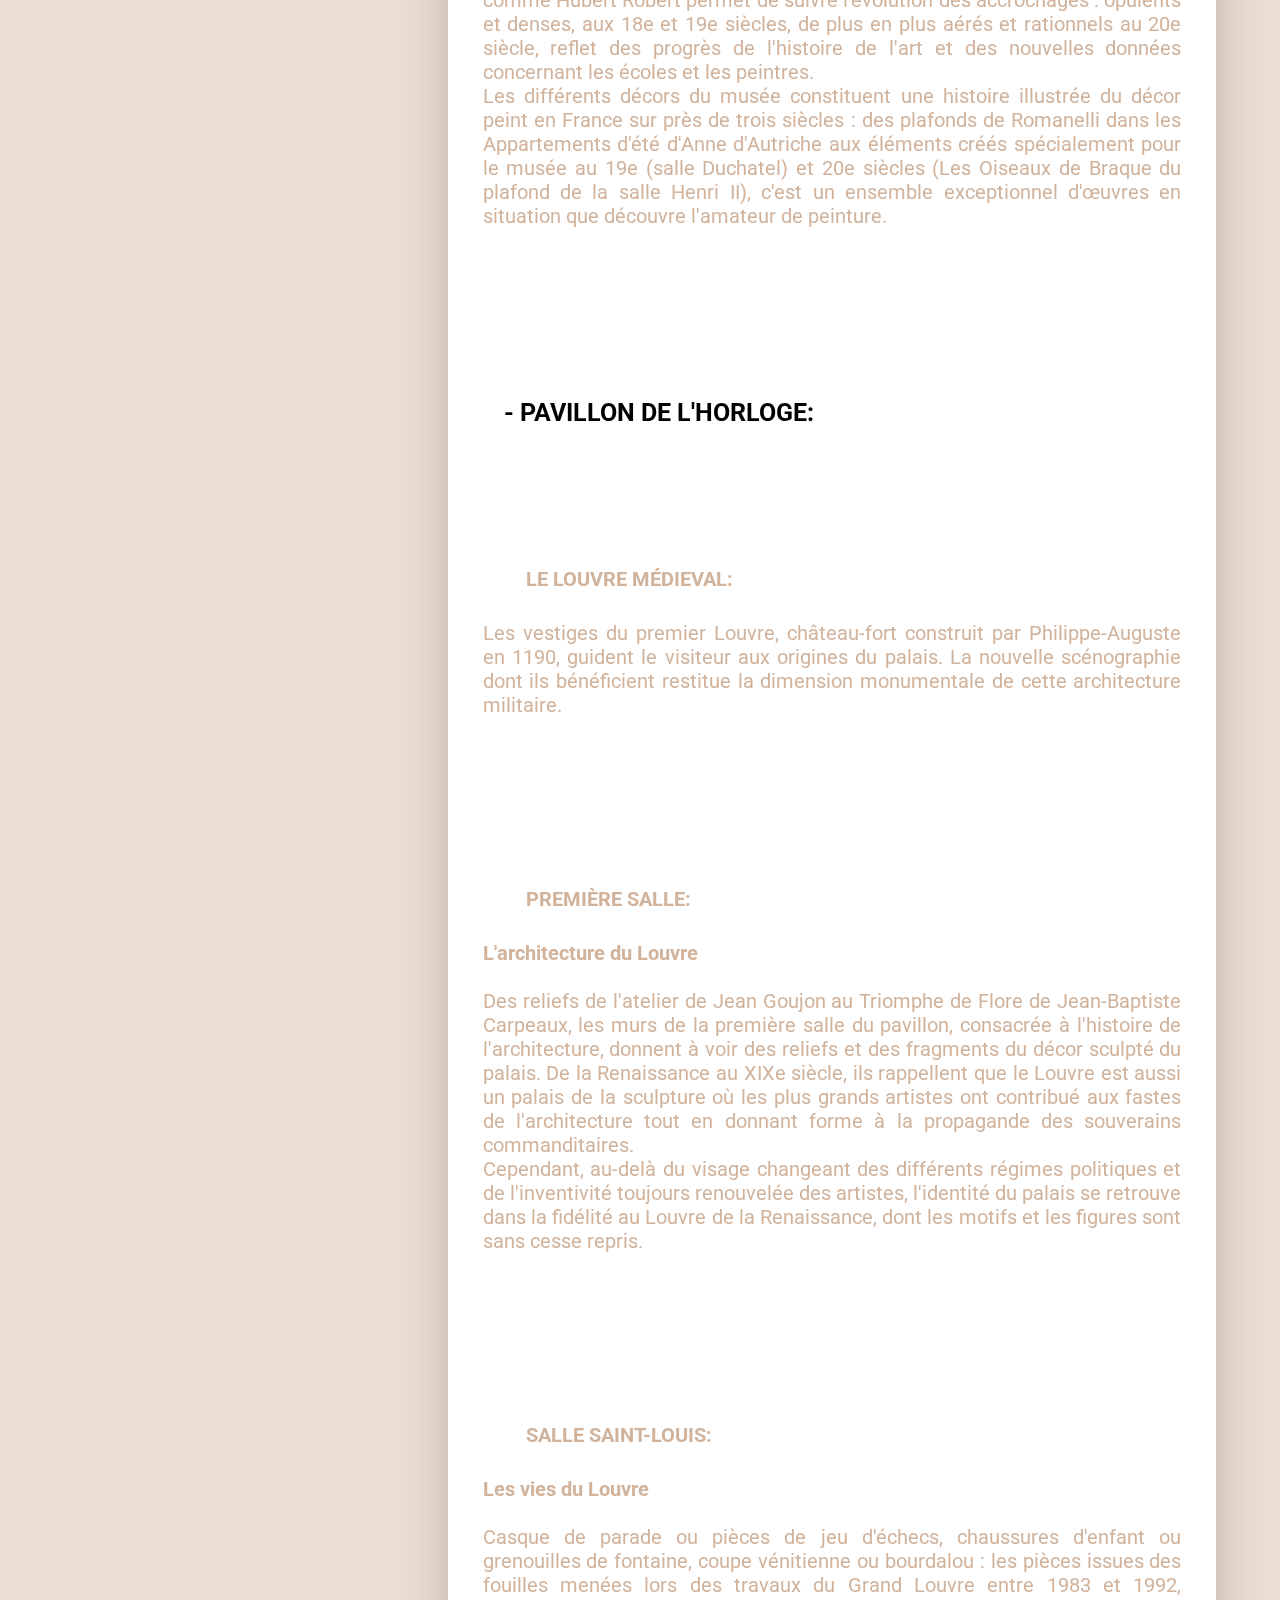
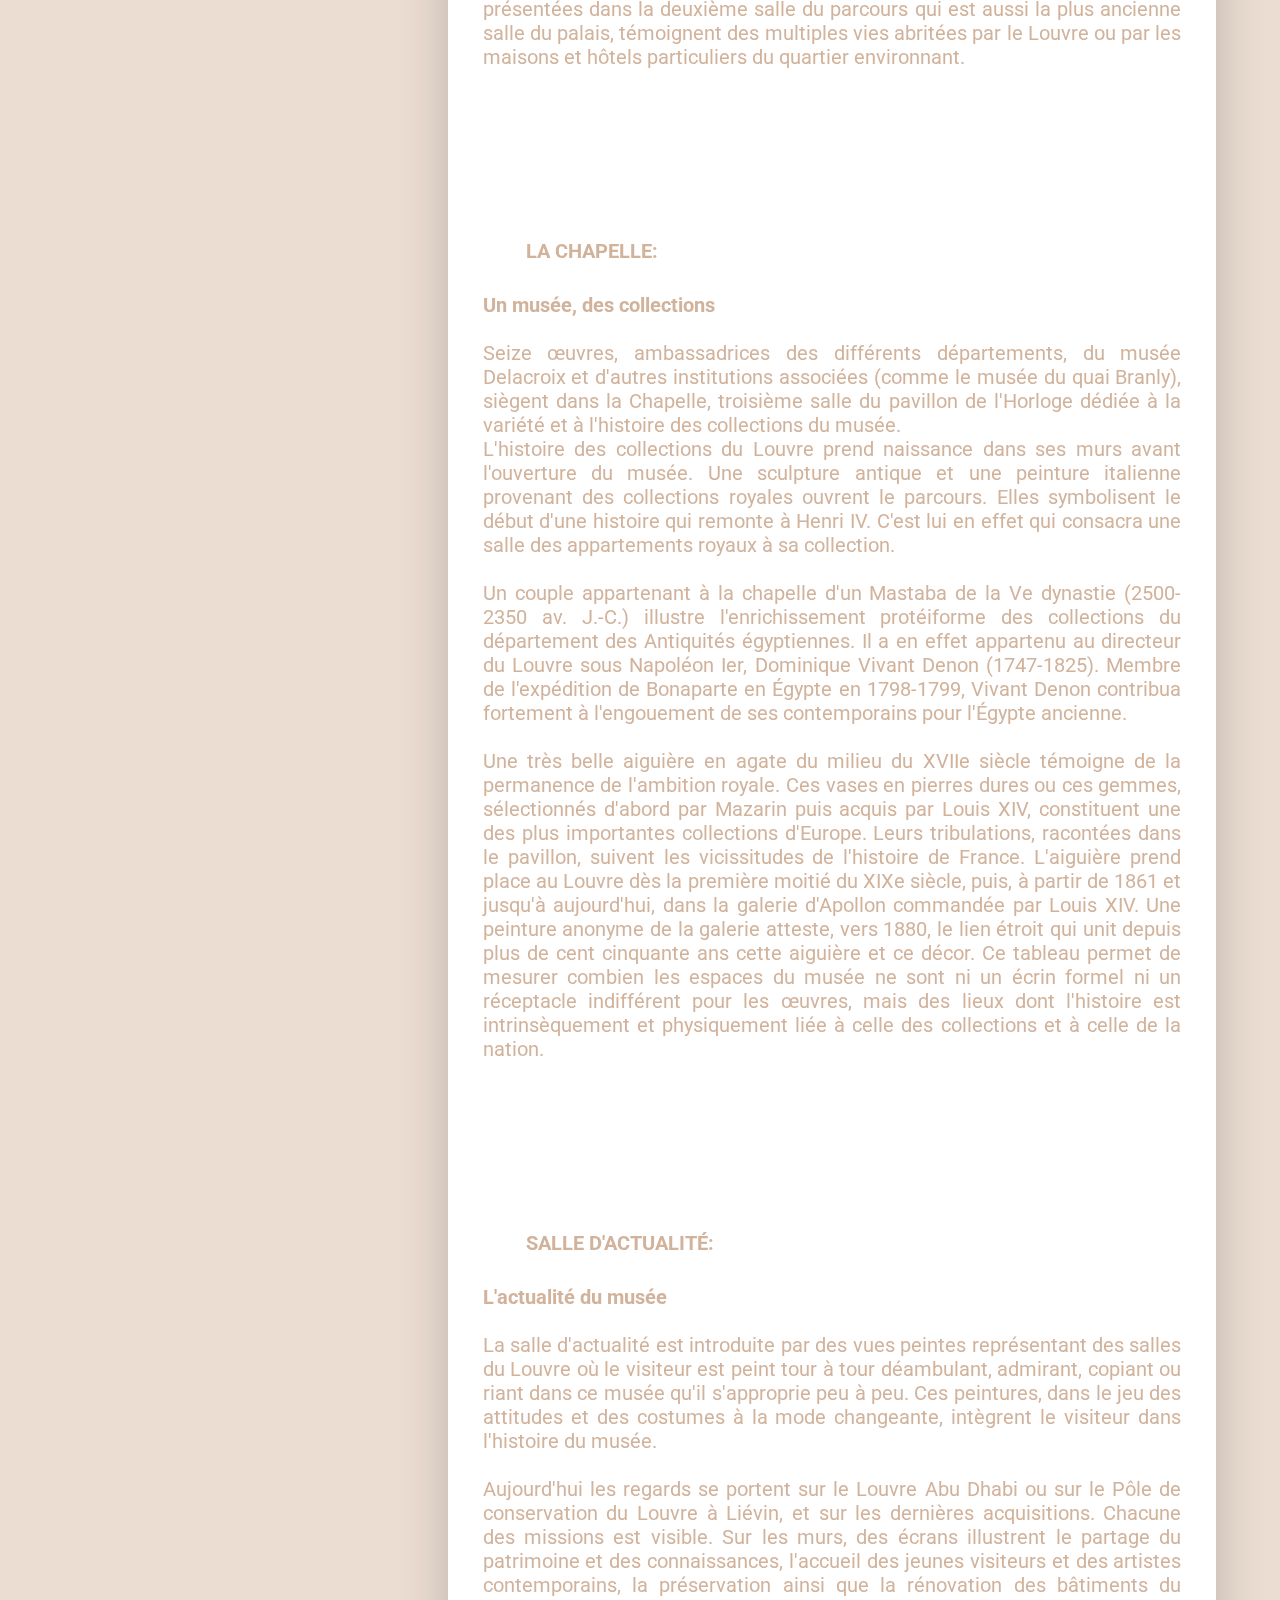
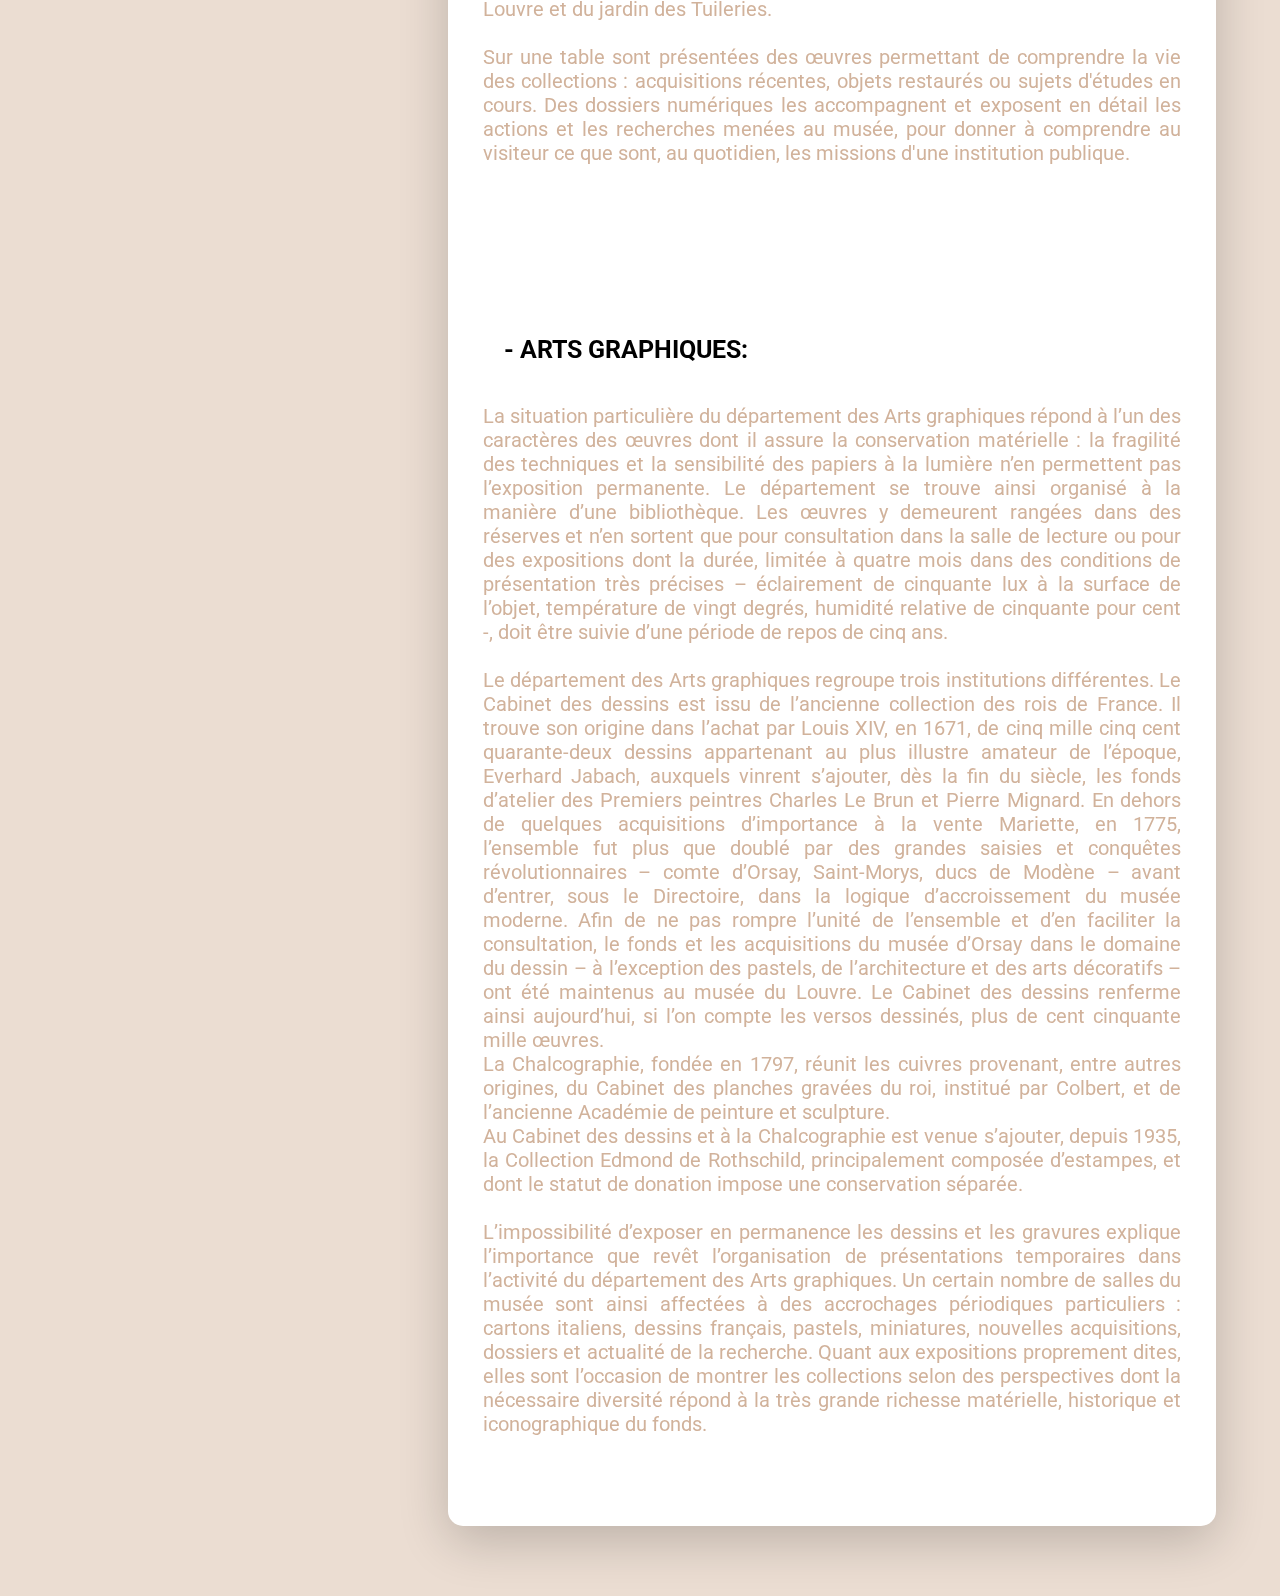
<file: Louvre-v1/salles.html>
<html lang="fr">
<head>
    <meta charset="UTF-8">
    <title>Le Louvre - Salles</title>
    <link rel="preconnect" href="https://fonts.gstatic.com">
    <link href="https://fonts.googleapis.com/css2?family=Roboto:wght@300&display=swap" rel="stylesheet">
    <link rel="stylesheet" href="salles.css" media="screen">
    <link rel="icon" type="image/png" href="images/icone.png"/>
    
</head>
<body>
	<a id="haut"></a>
	<!-- création du menu en haut de page -->
	<div id="menu" >
		<a href="https://www.louvre.fr/" class="titremenu" id="logo"> <img src="images/logolouvre.png" alt="logo Louvre" height="70px"> </a>
		<a href="index.html" class="titremenu" id="accueil" >
			<div>
				Accueil
			</div>
		</a>
		<a href="salles.html" class="titremenu" id="salle" >
			<div>
				<p>Salles</p>
			</div>
		</a>
		<a href="expo.html" class="titremenu" id="expo">
			<div>
				<p>Expositions</p>
			</div>
		</a>
		<a href="info.html" class="titremenu" id="info" >
			<div>
				<p>Informations</p>
			</div>
		</a>
	</div>

	<div id="main" >
			<div id="menu2">
				<div id="menu2accueil"  class="menu20">
					<div id="tete" >
						<h1>Navigation</h1>
					</div>
					<div class="titre deroulant" id="antiquite">
						<h3>Antiquités</h3>
					</div>
					<div class="titre" id="sculptures">
						<h3> <a href="#textesculptures">Sculptures</a></h3>
					</div>
					<div class="titre" id="peintures">
						<h3> <a href="#textepeintures">Peintures</a> </h3>
					</div>
					<div class="titre deroulant" id="pavillon">
						<h3>Pavillon de l'Horloge</h3>
					</div>
					<div class="titre" id="graphiques">
						<h3> <a href="#textearts">Arts graphiques</a> </h3>
					</div>
				</div>
				<div id="menuantiquite" class="menu20" >
					<div id="tete" >
						<h1><img class="retour" src="images/fleche.png" alt="retour" height="20px"> Antiquités</h1>
					</div>
					<div class="titre" >
						<h3> <a href="#texteorientales">Orientales</a></h3>
					</div>
					<div class="titre">
						<h3> <a href="#texteegyptiennes">Egyptiennes</a></h3>
					</div>
					<div class="titre">
						<h3> <a href="#textegrecques">Grecques, Etrusques <br> et Romaines</a></h3>
					</div>
				</div>
				<div id="menupavillon" class="menu20" >
					<div id="tete" >
						<h1><img class="retour" src="images/fleche.png" alt="retour" height="20px"> Pavillon de l'Horloge</h1>
					</div>
					<div class="titre" >
						<h3> <a href="#textelouvre">Louvre Médieval</a> </h3>
					</div>
					<div class="titre">
						<h3> <a href="#textepremiere">Première Salle</a> </h3>
					</div>
					<div class="titre">
						<h3> <a href="#textelouis">Salle Saint-Louis</a> </h3>
					</div>
					<div class="titre">
						<h3> <a href="#textechapelle">Chapelle</a> </h3>
					</div>
					<div class="titre">
						<h3> <a href="#texteactu">Salle d'Actualité</a></h3>
					</div>
				</div>
			</div>
				<div id="texte">
					
					<h1 id="titresalle" >La création des différentes salles</h1>
					<h1 class="titretexte" id="texteantiquites">Antiquités:</h1>
					<h1 class="titreinter" id="texteorientales">Orientales:</h1>
					<div>
						<p class="textesalle">
							Le département présente, dans la formation de ses collections – qui comptent plus de 100 000 objets – une originalité par rapport aux autres départements du Louvre : il est lié à la recherche archéologique qui fut d’ailleurs le motif déterminant de sa création. La France fut pionnière dans le domaine de l’archéologie au 19e siècle, par le biais de ses consuls ou de ses érudits envoyés dans l’Empire Ottoman et en Perse. La volonté d’explorer la Terre Sainte et tous les lieux mentionnés dans la Bible et dans les récits des auteurs classiques fut à l’origine de la naissance des collections orientales du Louvre. C’est en Mésopotamie que les premières explorations eurent lieu. Paul‐Emile Botta, consul de France à Mossul, ressuscita la civilisation assyrienne par ses fouilles à Khorsabad en 1843‐1845. Le premier « Musée Assyrien » fut inauguré le 1er mai 1847 et rattaché au département des Antiques. Il fut complété par les fouilles de Victor Place, quelques années après Botta. En 1877, Ernest de Sarzec découvrit les Sumériens en fouillant le site de Tello en Mésopotamie du sud. L’arrivée au Louvre des premières antiquités sumériennes de Tello en 1881 ‐ et notamment les statues de diorite sombre représentant Gudea, prince de Lagash ‐ détermina la création du département des Antiquités Orientales. La section mésopotamienne s’enrichit peu à peu dans la première moitié du 20e siècle grâce aux fouilles notamment de l’assyriologue François Thureau‐Dangin dans le palais assyrien provincial du 8e siècle av. J.‐C. de Til Barsip/Tell Ahmar en Syrie orientale ; également par ses recherches à Arslan Tash, capitale d’un royaume de Syrie du Nord rattaché ensuite à l’Assyrie. L’apport le plus important vient des fouilles d’André Parrot qui, à partir de 1933, mit au jour Larsa, une ancienne capitale du Pays de Sumer ; et principalement Mari, ville du Moyen Euphrate syrien, siège de dynasties qui firent le lien entre les civilisations de Mésopotamie et du Levant au IIIe et au début du 2e millénaire. <br>
							Babylone entra au Louvre avec le « Code de Hammurabi » retrouvé lors des fouilles du site de Suse, en Iran. Déporté par un prince du pays voisin d’Elam, au 12e siècle av. J.‐C., le monument fut exposé sur l’Acropole de Suse. C’est là que les pionniers de la Mission archéologique française à Suse retrouvèrent toute la grande sculpture mésopotamienne qui fait du Louvre un conservatoire d’Akkad, de Sumer et de Babylone. Des réglementations et accords bilatéraux sur les Antiquités furent mis en place dans l’Empire Ottoman et en Perse à la fin du 19e siècle, établissant des modalités de partage des antiquités recouvrées. <br>
							<br>
							<b>L’Iran</b> ancien est représenté au Louvre grâce aux fouilles de la métropole de Suse, fondée vers 4000 av. J.‐C. Nos collections couvrent toute son histoire qui culmine avec les grands rois de l’Empire perse, Darius et Xerxès et le décor de leur palais, construit vers 500 av. J.‐C. Marcel Dieulafoy, parti à la recherche des sources de la culture occidentale, explora ce palais en 1885‐1886 et rapporta au Louvre les premiers éléments de son décor polychrome dont la présentation fut inaugurée en 1897. Son travail à Suse fut continué par la Délégation française en Perse, créée en 1898 par Jacques de Morgan et poursuivi jusqu’à la veille de la guerre Irak‐Iran en 1979. La collection d’objets de Suse et d’autres régions d’Iran s’enrichit par le biais du produit des fouilles françaises – le principe du partage s’étant maintenu jusqu’en 1973 – grâce notamment à l’exploration de sites du Plateau Iranien – Tepe Giyan et Tepe Sialk – dès 1931, par Roman Ghirshman, qui explora également la ville royale de Tchoga Zanbil, près de Suse, de 1947 à 1967. Diverses donations permirent au département d’acquérir des collections d’Iran du Nord. <br>
							<br>
							La formation de nos collections du <b>Levant</b> – de Syrie, Liban (Phénicie), de Palestine, de Chypre et d’Anatolie – a une origine aussi ancienne. En 1860, l’expédition militaire au Levant envoyée par Napoléon III fut doublée d’une mission archéologique dirigée par Ernest Renan. Il explora de nombreux sites où il découvrit une importante collection d’antiquités phéniciennes. Il envoya au Louvre le noyau de sa collection phénicienne, comportant des pièces provenant essentiellement de Byblos, Tyr et Sidon d’où vient notamment une importante série de sarcophages. La longue inscription du sarcophage du roi Eshmunazor de Sidon, rapporté par le duc de Luynes en 1855, fit progresser la connaissance de la langue phénicienne. Le but de ces missions était hautement scientifique et ceprincipe régla le choix des Antiquités envoyées au Louvre. Pierre de Ségur‐Dupeyron, consul de France à Damas, avait rapporté, dès 1846, deux têtes funéraires du site de Palmyre, dans le désert syrien. Ce furent les premières antiquités palmyréniennes à entrer au Louvre avant que des dons et achats dans les grandes collections privées qui se formèrent alors par suite de l’intérêt scientifique porté à ces régions, ne viennent enrichir cette collection, parmi d’autres. Au lendemain de la Grande Guerre (1914‐1918), la France, alors puissance mandataire en Syrie, organisa l’exploitation et la conservation des monuments, suscitant une activité archéologique importante dont le site de Ras Shamra, l’antique Ugarit sur la côte syrienne, près de Lattaquié, fouillé à partir de 1929 par la mission française dirigée par Claude Schaeffer, ce qui valut au Louvre des monuments attribués par partage jusqu’en 1939. Le site, comme celui de Mari sur l’Euphrate, est encore fouillé par une mission française. Dans les pays issus de la réorganisation de l’Empire Ottoman après 1918, sous mandat français et anglais, le partage eut lieu jusqu’à la seconde guerre mondiale. Toutefois, les derniers objets issus de fouilles françaises entrés au Louvre selon ce principe proviennent du site de Meskene/Emar en Syrie, fouillé par Jean‐Claude Margueron entre 1972 et 1976 et qui révéla une civilisation originale du 13e siècle av. J.‐C. Dans le cadre de la Campagne de Sauvegarde des Antiquités de l’Euphrate, le Gouvernement syrien autorisa, à titre exceptionnel, le partage du matériel retrouvé par les missions étrangères dans la zone inondable. Le lot attribué à la France est entré au Louvre en 1980. <br>
							<br>
							<b>En Palestine</b>, Félicien de Saulcy explora le « Tombeau des rois », à Jérusalem dans les années 1860. Après le duc de Luynes, Charles Clermont‐Ganneau – consul de France à Jérusalem – déploya une activité de recherche et d’études ; en 1873, il estampa, puis acheta pour le Louvre les débris d’une stèle de basalte rapportant la victoire de Mesha, roi de Moab sur le royaume d’Israël, après la mort d’Achab, au 9e siècle av. J.‐C. En Israël, des fouilles entreprises après la guerre par Jean Perrot sur le site de Beersheba dans le Négeb témoignent d’une civilisation pastorale remontant au milieu du 3e millénaire av. J.‐C.. Les objets quotidiens venant de Tell el Far’ah sont le fruit des fouilles du Père Roland de Vaux de l’Ecole Biblique et Archéologique Française de Jérusalem (EBAF); ils remontent à la monarchie israélite puisque ce nom recouvre celui de l’ancienne Tirsa, première capitale du nord après la séparation qui suivit la mort du roi Salomon au 10e siècle av. J.‐C. Des dons et dépôts du Département des Antiquités d’Israël complètent ponctuellement les collections. <br>
							<br>
							<b>À Chypre</b>, le marquis Melchior de Vogüé, en mission en 1862 et 1864, rapportait les premières collections d’Antiquités chypriotes parmi lesquelles le monumental vase de pierre d’Amathonte qui s’élevait sur l’acropole devant le sanctuaire d’Aphrodite (7e‐ 4e siècle av. J.‐C.). La majorité de la très importante collection d’antiquités chypriotes du Louvre vient des fouilles entreprises par Claude Schaeffer dans la nécropole de Vounous à dater vers 2300 av. J.‐C., et sur le site portuaire d’Enkomi, près de Salamine, dont le contenu des tombes témoigne de la prospérité aux 13e‐12e siècles av. J.‐C. <br>
							<br>
							<b>Anatolie, Arabie, Afrique du Nord</b> ... Des missions effectuées par Ernest Chantre de 1892 à 1894 permirent l’entrée au Louvre d’une série d’antiquités anatoliennes, qui furent complétées par divers dons et acquisitions de collections particulières à la fin du 19e et au début du 20e siècle, ce qui est également le cas pour les importants fonds puniques et sud‐arabiques qui bénéficièrent en outre de dépôts des collections de la Bibliothèque nationale de France et de l’Académie des Inscriptions et Belles‐Lettres. Les collections du département s’accrurent en outre par des donations ou des achats de pièces conservées dans des collections privées ou apparues anciennement sur le marché des antiquités, permettant de compléter des séries et d’en créer de nouvelles, dans un souci de regrouper des témoins de toutes les provinces culturelles de l’ancien Orient. Actuellement, la situation troublée au Moyen‐Orient affecte notre capacité d’enrichissement. Nos accords de coopération bilatérale avec les pays du Proche‐Orient permettent des prêts ou dépôts d’œuvres au Louvre, ce qui semble être le moyen le plus satisfaisant pour conserver au département sa valeur encyclopédique unique, fondamentale pour la pédagogie et la recherche. Cela permet au Louvre, en outre, de pouvoir exposer des œuvres inédites et impossibles à obtenir autrement. C’est dans ce cadre qu’un accord avec le Royaume hachémite de Jordanie a permis la mise en dépôt à long terme d’une statue en gypse trouvée lors des fouilles du site d’Ain Ghazal, datant d’environ 7000 av. J.‐C., entrée au département en 1997. Ce développement permet de préserver le lien fondamental avec l’archéologie, pour lequel les conservateurs furent des pionniers et sur lequel fut fondée une collection qui restitue – mieux que nulle autre – toute l’histoire du Proche‐Orient ancien.</p>
					</div>
					<h1 class="titreinter" id="texteegyptiennes">égyptiennes:</h1>
					<div>
						<p class="textesalle">
							La création d'un département d'antiquités égyptiennes au Louvre n'est pas la conséquence directe de l'expédition de Bonaparte en Égypte entre 1798 et 1801. Les antiquités recueillies alors par les savants furent saisies par les Anglais comme butin de guerre ; parmi elles, la célèbre Pierre de Rosette aujourd'hui à Londres. Un petit nombre d'œuvres rapportées à titre privé entrèrent au Louvre bien plus tard. <br>
							En revanche, la publication du livre de souvenirs de Vivant Denon en 1802, Voyage dans la Haute et la Basse Égypte, et des volumes de la Description de l'Égypte, par les membres scientifiques de l'expédition, entre 1810 et 1830, réactive l'intérêt pour l'Égypte ancienne au cours du premier quart du 19e siècle, plus profondément que le goût superficiel qui s'était manifesté dans le mobilier à partir de la fin du règne de Louis XVI. <br>
							Jean-François Champollion, né avec le siècle, grandit dans cette atmosphère. Authentique linguiste maniant les langues anciennes et sémitiques, il résout l'énigme de l'écriture et de la langue pharaoniques en 1822. Avide de faire connaître la civilisation égyptienne et de combattre les préjugés des savants de son temps, il travaille à l'installation du musée de Turin. Il convainc le roi de France Charles X d'acheter trois des grandes collections en vente à ce moment en Europe (Durand, Salt et Drovetti). Par ordonnance royale du 15 mai 1826, il est nommé conservateur d'un nouveau département au Louvre, qui est inauguré le 15 décembre 1827. <br>
						</p>
					</div>
					<h1 class="titreinter" id="textegrecques">grecques, etrusques et romaines</h1>
					<div>
						<p class="textesalle">
							La section des antiques ouverte dès 1793 se constitue autour des anciennes collections royales enrichies par les saisies révolutionnaires. Le musée s'installe en 1800 dans les appartements d’été d'Anne d'Autriche et en 1807, sont achetés plus de cinq cents marbres de la collection Borghèse suscitant l’aménagement de la salle des Cariatides, du rez-de-chaussée du pavillon du roi et des appartements d’hiver de la reine. Après la restitution des œuvres en 1815, E.Q. Visconti (1751-1818), premier « surveillant des antiques » mène une active politique d'acquisition. En 1821, la Vénus de Milo offerte par le marquis de Rivière à Louis XVIII rejoint les collections. Le fonds composé essentiellement de marbres, s'enrichit d’objets archéologiques par l’achat des collections Tochon (1818) et Durand (1825-1836), à l’origine de la création en 1827 du musée Charles X au premier étage du Palais, puis en 1861 par celui de la collection Campana dont la collection de vases est installée au premier étage de l'aile sud de la Cour carrée, dans la Galerie parallèle au musée Charles X. Dans la deuxième moitié du 19e siècle, les missions archéologiques font parvenir au Louvre de nombreux objets provenant d’Afrique du Nord et de tout l’Empire ottoman. La Victoire de Samothrace découverte en 1863 par Champoiseau est exposée au sommet de l’escalier Daru à partir de 1884. On découvre alors la sculpture grecque archaïque (Coré de Samos, Tête de Cavalier, Dame d'Auxerre) et les « Tanagras » de Béotie. Au début du 20e siècle, une refonte complète du département est imaginée et progressivement mise en œuvre. Le musée des sculptures hérité de Napoléon est démantelé en 1934 tandis que s’impose un classement chronologique. Un parcours consacré à l’art grec est déployé au rez-de-chaussée autour des sculptures dans les salles des appartements d’hiver de la reine, de la salle de Diane et de celle des Cariatides, et un circuit consacré à l’art romain est organisé autour des anciens appartements d’été d’Anne d’Autriche. Aux lendemains de la seconde guerre mondiale sont inaugurées à l’étage l’ancienne salle Lacaze pour les bronzes, la salle Henri II consacrée à l’art étrusque et la Salle des bijoux qui abrite les trésors d’argenterie romaine et les fresques romaines. <br>
						</p>
					</div>
					
					<h1 class="titretexte" id="textesculptures">Sculptures:</h1>
					<div>
						<p class="textesalle" >
							En 1871 les collections sont détachées de celles des Antiques pour être réunies à celles des Objets d'art, sous l'autorité de Barbet de Jouy à qui l'on doit l'acquisition de la Vierge d'Olivet et celle de la première sculpture italienne : la Porte de Crémone. En 1893, les Sculptures deviennent une entité séparée des Objets d'art, sous la houlette de Courajod. Ce dernier acquiert les premières œuvres romanes, offre un grand Christ bourguignon, fait entrer les plus importantes sculptures italiennes et obtient de nombreux dons. En 1900, le catalogue publié par son successeur Michel recense 867 numéros. Michel et Vitry poursuivent l'œuvre de Courajod. Les legs et dons de collectionneurs se font de plus en plus nombreux et la Société des amis du Louvre offre des œuvres prestigieuses. <br>
							Le plan de Verne assigne au département les salles du rez-de-chaussée du pavillon des Etats et de l'aile de Flore. Vitry réalise le programme des nouvelles salles inaugurées en 1934 et en 1936. Les sculptures des 18e et 19e siècles ne sont déployées dans le pavillon de Flore, qu'après 1968, sous la direction de Pradel. Le départ vers le musée d'Orsay en 1986 des sculptures de la seconde moitié du 19e siècle précède de peu le transfert total des collections dans de nouveaux espaces. Dans le cadre du projet Grand Louvre, les sculptures se répartissent dans deux secteurs, inaugurés en 1993 et en 1994 : collections françaises au rez-de-chaussée de l'aile Richelieu autour des cours couvertes Puget et Marly ; collections étrangères, à l'entresol et au rez-de-chaussée de l'aile Denon. <br>
							<br>
							En 1824 est inauguré le « musée de Sculpture moderne » au rez-de-chaussée de l'aile ouest de la cour carrée, dans ce qu'on appela la « Galerie d'Angoulême ». Cinq salles furent peuplées de près d'une centaine de sculptures présentées dans un élégant mélange de styles et d'époques. La liste civile des souverains acquit par la suite peu de sculptures. Sous Louis-Philippe, le gouvernement se préoccupe surtout du nouveau musée historique de Versailles. <br>
							Mais, à partir de 1847, Léon de Laborde, qui au sein du département antique est plus spécialement chargé des époques récentes, cherche à donner de la vigueur à la galerie. Sa politique est poursuivie par le nouveau directeur Jeanron, secondé par Longpérier. Ils rapportent de Versailles les morceaux de réception, les œuvres de Pilon et de Puget. Trois salles de la galerie d'Angoulême sont remaniées selon des critères historiques. Les collections de la Renaissance sont transférées dans l'aile sud de la cour carrée, à l'est du pavillon des Arts tandis que la sculpture moderne peut occuper toute l'ancienne galerie d'Angoulême. Une politique d'acquisition volontariste est menée. Un vestibule consacré à la statuaire médiévale est inauguré. Il présente, face à la statue de Childebert, la première statue acquise de cette époque : la Vierge provenant de Blanchelande (1850). En 1855 Barbet de Jouy publie un catalogue répertoriant trois cent quatre vingt huit numéros. <br>
						</p>
					</div>

					<h1 class="titretexte" id="textepeintures">Peintures:</h1>
					<div>
						<p class="textesalle">
							L'origine du département des Peintures remonte à la volonté de François Ier de former dans son château de Fontainebleau une galerie de peintures telle qu'on pouvait en admirer dans les palais d'Italie. Il acquiert les chefs-d’œuvre de grands maîtres italiens (Michel-Ange, Raphaël) et invite certains artistes à sa cour (Léonard de Vinci, Rosso ou Primatice). Les collections de la Couronne transmises de souverain en souverain sont sans cesse enrichies selon les goûts et les modes du temps par des acquisitions importantes comme celle de la collection du banquier Jabach par Louis XIV ; si sous le règne de ce dernier la collection connaît une exceptionnelle expansion dans le domaine italien, c'est sous Louis XVI qu'entreront les premières peintures espagnoles (Murillo) et des séries d'œuvres françaises (Le Sueur). Les écoles du Nord, quant à elles, font progressivement leur entrée au 17e et surtout au 18e siècle. <br>
							En 1793, cet ensemble constituera le point de départ de la collection du Muséum qui ouvre ses portes au palais du Louvre. Au cours du 19e siècle, les saisies révolutionnaires et les conquêtes artistiques du général Bonaparte, contribuent à l'enrichissement du département ainsi que des achats à des particuliers (collection du marquis de Campana) ou lors des Salons et des donations (collection du docteur La Caze en 1869). <br>
							Une étape est franchie en 1986 avec l'ouverture du musée d'Orsay ; le partage des collections s'établit suivant une barrière chronologique : la révolution de 1848 ; Courbet et les impressionnistes quittent le musée pour rejoindre la gare d'Orsay. <br>
							<br>
							Le département des Peintures occupe l'ensemble du premier étage de l'aile Denon pour les peintures italienne et espagnole ainsi que tout le second étage de la Cour carrée et de l'aile Richelieu pour les écoles françaises et nordiques, dans une progression chronologique. <br>
							Cette situation géographique est le résultat de trois siècles de redéploiement des collections au sein du palais du Louvre. A l'origine, la galerie de peinture était installée dans la Grande Galerie et le Salon carré. Par la suite, les peintures gagnent les salles autour de la Cour carrée, à l'endroit même où, au 18e siècle, étaient logés certains artistes ; ainsi, certaines peintures du 18e siècle sont exposées à quelques mètres du lieu qui les a vues naître. On peut citer, parmi les anciens occupants des lieux, Vouet, Le Brun, Fragonard ou David. <br>
							Une série de peintures représentant des vues des salles par des artistes comme Hubert Robert permet de suivre l'évolution des accrochages : opulents et denses, aux 18e et 19e siècles, de plus en plus aérés et rationnels au 20e siècle, reflet des progrès de l'histoire de l'art et des nouvelles données concernant les écoles et les peintres. <br>
							Les différents décors du musée constituent une histoire illustrée du décor peint en France sur près de trois siècles : des plafonds de Romanelli dans les Appartements d'été d'Anne d'Autriche aux éléments créés spécialement pour le musée au 19e (salle Duchatel) et 20e siècles (Les Oiseaux de Braque du plafond de la salle Henri II), c'est un ensemble exceptionnel d'œuvres en situation que découvre l'amateur de peinture. <br>
						</p>
					</div>

					<h1 class="titretexte" id="textepavillon">Pavillon de l'Horloge:</h1>
					<h1 class="titreinter" id="textelouvre">Le Louvre Médieval:</h1>
					<div>
						<p class="textesalle">
							Les vestiges du premier Louvre, château-fort construit par Philippe-Auguste en 1190, guident le visiteur aux origines du palais. La nouvelle scénographie dont ils bénéficient restitue la dimension monumentale de cette architecture militaire. <br>
						</p>
					</div>

					<h1 class="titreinter" id="textepremiere">Première Salle:</h1>
					<div>
						<p class="textesalle">
							<b>L'architecture du Louvre</b>  <br>
							<br>	
							Des reliefs de l'atelier de Jean Goujon au Triomphe de Flore de Jean-Baptiste Carpeaux, les murs de la première salle du pavillon, consacrée à l'histoire de l'architecture, donnent à voir des reliefs et des fragments du décor sculpté du palais. De la Renaissance au XIXe siècle, ils rappellent que le Louvre est aussi un palais de la sculpture où les plus grands artistes ont contribué aux fastes de l'architecture tout en donnant forme à la propagande des souverains commanditaires. <br>
							Cependant, au-delà du visage changeant des différents régimes politiques et de l'inventivité toujours renouvelée des artistes, l'identité du palais se retrouve dans la fidélité au Louvre de la Renaissance, dont les motifs et les figures sont sans cesse repris. <br>
						</p>
					</div>

					<h1 class="titreinter" id="textelouis">Salle Saint-Louis:</h1>
					<div>
						<p class="textesalle">
							<b>Les vies du Louvre </b> <br>
							<br>
							Casque de parade ou pièces de jeu d'échecs, chaussures d'enfant ou grenouilles de fontaine, coupe vénitienne ou bourdalou : les pièces issues des fouilles menées lors des travaux du Grand Louvre entre 1983 et 1992, présentées dans la deuxième salle du parcours qui est aussi la plus ancienne salle du palais, témoignent des multiples vies abritées par le Louvre ou par les maisons et hôtels particuliers du quartier environnant. <br>
						</p>
					</div>

					<h1 class="titreinter" id="textechapelle">La Chapelle:</h1>
					<div>
						<p class="textesalle">
							<b>Un musée, des collections</b><br>
							<br>
							Seize œuvres, ambassadrices des différents départements, du musée Delacroix et d'autres institutions associées (comme le musée du quai Branly), siègent dans la Chapelle, troisième salle du pavillon de l'Horloge dédiée à la variété et à l'histoire des collections du musée. <br>
							L'histoire des collections du Louvre prend naissance dans ses murs avant l'ouverture du musée. Une sculpture antique et une peinture italienne provenant des collections royales ouvrent le parcours. Elles symbolisent le début d'une histoire qui remonte à Henri IV. C'est lui en effet qui consacra une salle des appartements royaux à sa collection. <br>
							<br>
							Un couple appartenant à la chapelle d'un Mastaba de la Ve dynastie (2500-2350 av. J.-C.) illustre l'enrichissement protéiforme des collections du département des Antiquités égyptiennes. Il a en effet appartenu au directeur du Louvre sous Napoléon Ier, Dominique Vivant Denon (1747-1825). Membre de l'expédition de Bonaparte en Égypte en 1798-1799, Vivant Denon contribua fortement à l'engouement de ses contemporains pour l'Égypte ancienne. <br>
							<br>
							Une très belle aiguière en agate du milieu du XVIIe siècle témoigne de la permanence de l'ambition royale. Ces vases en pierres dures ou ces gemmes, sélectionnés d'abord par Mazarin puis acquis par Louis XIV, constituent une des plus importantes collections d'Europe. Leurs tribulations, racontées dans le pavillon, suivent les vicissitudes de l'histoire de France. L'aiguière prend place au Louvre dès la première moitié du XIXe siècle, puis, à partir de 1861 et jusqu'à aujourd'hui, dans la galerie d'Apollon commandée par Louis XIV. Une peinture anonyme de la galerie atteste, vers 1880, le lien étroit qui unit depuis plus de cent cinquante ans cette aiguière et ce décor. Ce tableau permet de mesurer combien les espaces du musée ne sont ni un écrin formel ni un réceptacle indifférent pour les œuvres, mais des lieux dont l'histoire est intrinsèquement et physiquement liée à celle des collections et à celle de la nation. <br>
						</p>
					</div>

					<h1 class="titreinter" id="texteactu">Salle d'Actualité:</h1>
					<div>
						<p class="textesalle">
							<b> L'actualité du musée </b><br>
							<br>
							La salle d'actualité est introduite par des vues peintes représentant des salles du Louvre où le visiteur est peint tour à tour déambulant, admirant, copiant ou riant dans ce musée qu'il s'approprie peu à peu. Ces peintures, dans le jeu des attitudes et des costumes à la mode changeante, intègrent le visiteur dans l'histoire du musée. <br>
							<br>
							Aujourd'hui les regards se portent sur le Louvre Abu Dhabi ou sur le Pôle de conservation du Louvre à Liévin, et sur les dernières acquisitions. Chacune des missions est visible. Sur les murs, des écrans illustrent le partage du patrimoine et des connaissances, l'accueil des jeunes visiteurs et des artistes contemporains, la préservation ainsi que la rénovation des bâtiments du Louvre et du jardin des Tuileries. <br>
							<br>
							Sur une table sont présentées des œuvres permettant de comprendre la vie des collections : acquisitions récentes, objets restaurés ou sujets d'études en cours. Des dossiers numériques les accompagnent et exposent en détail les actions et les recherches menées au musée, pour donner à comprendre au visiteur ce que sont, au quotidien, les missions d'une institution publique. <br>
						</p>
					</div>

					<h1 class="titretexte" id="textearts">Arts Graphiques:</h1>
					<div>
						<p class="textesalle">
							La situation particulière du département des Arts graphiques répond à l’un des caractères des œuvres dont il assure la conservation matérielle : la fragilité des techniques et la sensibilité des papiers à la lumière n’en permettent pas l’exposition permanente. Le département se trouve ainsi organisé à la manière d’une bibliothèque. Les œuvres y demeurent rangées dans des réserves et n’en sortent que pour consultation dans la salle de lecture ou pour des expositions dont la durée, limitée à quatre mois dans des conditions de présentation très précises – éclairement de cinquante lux à la surface de l’objet, température de vingt degrés, humidité relative de cinquante pour cent -, doit être suivie d’une période de repos de cinq ans. <br>
							<br>
							Le département des Arts graphiques regroupe trois institutions différentes. Le Cabinet des dessins est issu de l’ancienne collection des rois de France. Il trouve son origine dans l’achat par Louis XIV, en 1671, de cinq mille cinq cent quarante-deux dessins appartenant au plus illustre amateur de l’époque, Everhard Jabach, auxquels vinrent s’ajouter, dès la fin du siècle, les fonds d’atelier des Premiers peintres Charles Le Brun et Pierre Mignard. En dehors de quelques acquisitions d’importance à la vente Mariette, en 1775, l’ensemble fut plus que doublé par des grandes saisies et conquêtes révolutionnaires – comte d’Orsay, Saint-Morys, ducs de Modène – avant d’entrer, sous le Directoire, dans la logique d’accroissement du musée moderne. Afin de ne pas rompre l’unité de l’ensemble et d’en faciliter la consultation, le fonds et les acquisitions du musée d’Orsay dans le domaine du dessin – à l’exception des pastels, de l’architecture et des arts décoratifs – ont été maintenus au musée du Louvre. Le Cabinet des dessins renferme ainsi aujourd’hui, si l’on compte les versos dessinés, plus de cent cinquante mille œuvres. <br>
							La Chalcographie, fondée en 1797, réunit les cuivres provenant, entre autres origines, du Cabinet des planches gravées du roi, institué par Colbert, et de l’ancienne Académie de peinture et sculpture. <br>
							Au Cabinet des dessins et à la Chalcographie est venue s’ajouter, depuis 1935, la Collection Edmond de Rothschild, principalement composée d’estampes, et dont le statut de donation impose une conservation séparée. <br>
							<br>
							L’impossibilité d’exposer en permanence les dessins et les gravures explique l’importance que revêt l’organisation de présentations temporaires dans l’activité du département des Arts graphiques. Un certain nombre de salles du musée sont ainsi affectées à des accrochages périodiques particuliers : cartons italiens, dessins français, pastels, miniatures, nouvelles acquisitions, dossiers et actualité de la recherche. Quant aux expositions proprement dites, elles sont l’occasion de montrer les collections selon des perspectives dont la nécessaire diversité répond à la très grande richesse matérielle, historique et iconographique du fonds. <br>
						</p>
					</div>
				</div>
	</div>

	<a href="#haut">
		<div id="bouton" >
			<img src="images/fleche1.png" alt="retour haut" height="40px">
		</div>
	</a>

	<script src="index.js" ></script>
</body>
</html>
</file>
<file: Louvre-v1/style.css>
::-webkit-scrollbar 
{
    display: none;
}
.body
{
    -ms-overflow-style: none;  /* IE and Edge */
    scrollbar-width: none;  /* Firefox */
    overflow-x: hidden; 
}
body, html
{
    width: 100%;
    height: 100%;
    background-color: #ebddd2;
    font-family: 'Roboto', sans-serif;
}
*
{
    padding: 0;
    margin: 0;
}
a
{ 
    font-size: 120%;
    text-decoration: none;
    color: black;
    font-weight: 900;
}
#main > div > div > p
{
    font-size: 20px;
    text-align: justify;
}





#menu
{
    top:0;
    width: 100%;
    height: 80px;
    display: flex;
    flex-direction: row-reverse;
    justify-content: right;
    align-items: center;
    background-color: white;
    border-radius: 0 0 15px 15px; 
    position: fixed;
    z-index: 10;    
}
.titremenu 
{
    width: 13%;
    height: 100%;
    min-width: 120px;
    display: flex;
    flex-direction: row;
    justify-content: center;
    align-items: center;
    background-color: white;
    border-radius: 0 0 20px 20px; 
    cursor: pointer;
}
.titremenu:hover
{
    transition: 0.2s; 
    transform: scale(1.15);
    color: #ebddd2;
}
#logo:hover 
{
    transition: 0.2s;
    background-color: rgb(190, 162, 130);
}
#accueil
{
    transform: scaleY(1.15);
}



#pyramide
{
    position: absolute;
    top : -80px;
    width: 100%;
    height: auto;
    max-width: 1000px;
    min-width: 640px;
    left : 50%;
    transform: translate(-50%, 0); 
}




#séparation
{
    position: absolute;
    left: 0;
    top: 600px;
    z-index: 2;  
    width: 100%;
}





#main
{
    position: absolute;
    top: 530px;
    display: flex;
    width: 100%;
    flex-wrap: wrap;
    flex-direction: column;
}
#main > div
{
    width: 100%;
    display: flex;
    margin-bottom: 50px;
}
#main > div > div
{
    padding: 20px;
    margin-right: 5%;
    margin-left: 5%;
    border-radius: 15px; /* bord arrondis */
    box-sizing: border-box;
    box-shadow: 0 15px 50px rgba(0, 0, 0, .2);
    z-index: 1;  /* index 1 pour passer en dessous des traits blancs */
}
#brun
{
    max-width: 900px;
    background-color: rgb(190, 162, 130);
}
#blanc
{
    max-width: 1100px;
    background-color: white;
    flex-direction: row;
}
.right
{
    flex-direction: row-reverse;
}
#brun:hover
{
    z-index: 3;
}







div.image
{
    width: 200px;
    height: 200px;
    background-size: 100% 100%;
    border-radius: 50%;
    float: left;
    shape-outside: circle();
    margin: 20px;
    overflow: hidden;
}
#image1
{
    background: url(images/pyramide.jpg);
}
#image2
{
    background: url(images/palais.JPG);
}
.titreimage
{
    color: white;
    position: relative;
    text-align: center;
    top: 50%;
    left: 50%;
    transform: translate(-50%, -50%);
}
div.image > div
{
    background-color: black;
    opacity: 0;
    width: 100%;
    height: 100%;
    border-radius: 50%;
}
div.image > div:hover
{
    transition: 0.3s;
    opacity: 0.7;
}



#main > div > div > p.sources
{
    text-align: right;
    text-decoration: none;
    font-size: 13px;
}
#main > div > div > p.sources > a.sources
{
    font-size: 13px;
    text-decoration: none;
}
</file>
<file: Louvre-v1/expo.css>
::-webkit-scrollbar 
{
    display: none;
}
.body
{
    -ms-overflow-style: none;  /* IE et Edge */
    scrollbar-width: none;  /* Firefox */
    overflow-x: hidden; 
}
body, html
{
    width: 100%;
    height: 100%;
    background-color: #ebddd2;
    font-family: 'Roboto', sans-serif;
}
*
{
    padding: 0;
    margin: 0;
}
a
{ 
    font-size: 120%;
    text-decoration: none;
    color: black;
    font-weight: 900;
}
#main > div > div > p
{
    font-size: 20px;
    text-align: justify;
}



#menu
{
    top:0;
    width: 100%;
    height: 80px;
    display: flex;
    flex-direction: row-reverse;
    justify-content: right;
    align-items: center;
    background-color: white;
    border-radius: 0 0 15px 15px; 
    position: fixed;
    z-index: 10;    
}
.titremenu 
{
    width: 13%;
    height: 100%;
    min-width: 120px;
    display: flex;
    flex-direction: row;
    justify-content: center;
    align-items: center;
    background-color: white;
    border-radius: 0 0 20px 20px; 
    cursor: pointer;
}
.titremenu:hover
{
    transition: 0.2s; 
    transform: scale(1.15);
    color: #ebddd2;
}
#logo:hover 
{
    transition: 0.2s;
    background-color: rgb(190, 162, 130);
}
#expo
{
    transform: scaleY(1.15);
}


#main
{
    position: absolute;
    display: flex;
    flex-direction: column;
    background-color: white;
    height: auto;
    width: 80%;
    padding: 20px;
    border-radius: 10px;
    left : 50%;
    top: 130px;
    transform: translate(-50%, 0);
    box-sizing: border-box;
    box-shadow: 0 15px 50px rgba(0, 0, 0, .2);
    margin-bottom: 70px;
}
.expos
{
    padding: 20px;
    display: flex;
    text-align: left;
    flex-wrap: nowrap;
    margin-left: 5%;
    margin-right: 5%;
    margin-top: 1%;
    width: 90%;
    border-radius: 15px;
    box-sizing: border-box;
    box-shadow: 0 15px 50px rgba(0, 0, 0, .2);
    background-color: rgb(190, 162, 130);
}
.expos:hover
{
    transition: 0.3s;
    transform: scale(1.05);
}
.expos > a > img
{
    border-radius: 10px;
    height: 90%;
    margin: 1%;
}


div.image
{
    width: 280px;
    height: 150px;
    background-size: 100% 100%;
    border-radius: 5px;
    float: left;
    margin: 20px;
    margin-right: 5%;
    overflow: hidden;
}
#image1
{
    background: url(images/galerietemps.jpg);
}
#image2
{
    background: url(images/galerietempsm.jpg);
}
#image3
{
    background: url(images/galerietempstm.jpg);
}
.titreimage
{
    color: white;
    font-size: 15px;
    font-weight: 100;
    position: relative;
    text-align: center;
    top: 50%;
    left: 50%;
    transform: translate(-50%, -50%);
}
div.image > div
{
    background-color: black;
    opacity: 0;
    width: 100%;
    height: 100%;
    border-radius: 5px;
}
div.image > div:hover
{
    transition: 0.3s;
    opacity: 0.7;
}

.texteexpo
{
    display: flex;
}

.infoexpo
{
    margin: auto 5% auto 5%;
    text-align: justify;
}
.t1
{
    text-transform: uppercase;
    text-decoration: underline;
}
</file>
<file: Louvre-v1/expo1.css>
::-webkit-scrollbar 
{
    display: none;
}
.body
{
    -ms-overflow-style: none;  /* IE and Edge */
    scrollbar-width: none;  /* Firefox */
    overflow-x: hidden; 
}
body, html
{
    width: 100%;
    height: 100%;
    background-color: #ebddd2;
    font-family: 'Roboto', sans-serif;
}
*
{
    padding: 0;
    margin: 0;
}
a
{ 
    font-size: 120%;
    text-decoration: none;
    color: black;
    font-weight: 900;
}
#main > div > div > p
{
    font-size: 20px;
    text-align: justify;
}



#menu
{
    top:0;
    width: 100%;
    height: 80px;
    display: flex;
    flex-direction: row-reverse;
    justify-content: right;
    align-items: center;
    background-color: white;
    border-radius: 0 0 15px 15px; 
    position: sticky;
    z-index: 10;    
}
.titremenu 
{
    width: 13%;
    height: 100%;
    min-width: 120px;
    display: flex;
    flex-direction: row;
    justify-content: center;
    align-items: center;
    background-color: white;
    border-radius: 0 0 20px 20px; 
    cursor: pointer;
}
.titremenu:hover
{
    transition: 0.2s; 
    transform: scale(1.15);
    color: #ebddd2;
}
#logo:hover 
{
    transition: 0.2s;
    background-color: rgb(190, 162, 130);
}
#expo
{
    transform: scaleY(1.15);
}


#main
{
    position: absolute;
    bottom: 5%;
    top: 150px;
    height: 80%;
    width: 80%;
    border-radius: 10px;
    left : 50%;
    transform: translate(-50%, 0);
    box-sizing: border-box;
    box-shadow: 0 15px 50px rgba(0, 0, 0, .2);
}
#timeline
{
    border-radius: 10px;
}
</file>
<file: Louvre-v1/info.css>
::-webkit-scrollbar 
{
    display: none;
}
.body
{
    -ms-overflow-style: none;  /* IE and Edge */
    scrollbar-width: none;  /* Firefox */
    overflow-x: hidden; 
}
body, html
{
    width: 100%;
    height: 100%;
    background-color: #ebddd2;
    font-family: 'Roboto', sans-serif;
}
*
{
    padding: 0;
    margin: 0;
}
a
{ 
    font-size: 120%;
    text-decoration: none;
    color: black;
    font-weight: 900;
}



#menu
{
    top:0;
    width: 100%;
    height: 80px;
    display: flex;
    flex-direction: row-reverse;
    justify-content: right;
    align-items: center;
    background-color: white;
    border-radius: 0 0 15px 15px; 
    position: fixed;
    z-index: 10;    
}
.titremenu 
{
    width: 13%;
    height: 100%;
    min-width: 120px;
    display: flex;
    flex-direction: row;
    justify-content: center;
    align-items: center;
    background-color: white;
    border-radius: 0 0 20px 20px; 
    cursor: pointer;
}
.titremenu:hover
{
    transition: 0.2s; 
    transform: scale(1.15);
    color: #ebddd2;
}
#logo:hover 
{
    transition: 0.2s;
    background-color: rgb(190, 162, 130);
}
#info
{
    transform: scaleY(1.15);
}



#main
{
    position: absolute;
    top: 150px;
    display: flex;
    width: 100%;
    flex-wrap: nowrap;
}
#main > div
{
    padding: 20px;
    margin-right: 5%;
    margin-left: 5%;
    border-radius: 15px;
    box-sizing: border-box;
    box-shadow: 0 15px 50px rgba(0, 0, 0, .2);
}
#texte
{
    width: auto;
    min-width: 60%;
    background-color: white;
    height: auto;
    text-align: justify;
    margin-bottom: 70px;
    padding-bottom: 40px;
}


.menu20
{
    position: absolute;
    height: 100%;
    width: 100%;
    border-radius: 10px;
    top: 0;
    left: 50%;
    transform: translate(-50%, 0);
    background-color: rgb(190, 162, 130);
    display: none;
}
#menu2accueil
{
    display: block;
}
#menu2
{
    margin-top: 150px;
    max-width: 100px;
    min-width: 20%;
    height: 400px;
    background-color: rgb(190, 162, 130);
    position: sticky;
    top: 100px;
    display: table;
    text-align: center;
}
#tete
{
    text-align: center;
    margin-bottom: 50px;
    margin-top: 20px;
}
.titre
{
    text-align: center;
    margin-top: 20px;
}
h3
{
    text-decoration: none;
    color: black;
    font-weight: 900;
    font-size: 17px;
    color: black;
    text-transform: uppercase;
    display: inline-block;
    position: relative;
}
h3:after 
{    
    background: none repeat scroll 0 0 transparent;
    bottom: 0;
    content: "";
    display: block;
    height: 2px;
    left: 50%;
    position: absolute;
    background: black;
    transition: width 0.5s ease 0s, left 0.5s ease 0s;
    width: 0;
}
h3:hover:after 
{ 
    width: 100%; 
    left: 0; 
}
h3 > a 
{
    text-decoration: none;
    color: black;
    font-weight: 900;
    font-size: 17px;
    color: black;
    text-transform: uppercase;
    display: inline-block;
    position: relative;
}
h3 > a:hover
{
    transition: 0.5s;
    color: #ebddd2;
}

#titreinfo
{
    font-weight: bolder;
    width: 100%;
    height: min-content;
    margin-top: 40px;
    font-size: 40px;
    margin-bottom: 50px;
    text-align: center;
}
.titretexte
{
    height: min-content;
    margin-left: 5%;
    margin-right: 2%;
    margin-bottom: 40px;
    padding-top: 100px;
    font-size: 25px;
    text-transform: uppercase;
}
.titretexte::before
{
    content: "- ";
}
#carte
{
    width: 100%;
    min-height: 300px;
}
.texteinfo
{
    font-size: 20px;
    color: #d1b29b;
    margin-right: 2%;
    margin-left: 2%;
    text-align: justify;
}
.titreinter
{
    margin-left: 8%;
    margin-right: 2%;
    font-size: 20px;
    text-transform: uppercase;
    color: #d1b29b;
}
#parking
{
    font-size: 20px;
    color: #d1b29b;
    margin-bottom: 70px;
    text-align: justify;
}
#tarif
{
    width: 100%;

}
#tarif > img
{
    display: block;
    width: 60%;
    margin-left: auto;
    margin-right: auto;
    border-radius: 5px;
}
</file>
<file: Louvre-v1/salles.css>
::-webkit-scrollbar 
{
    display: none;
}
.body
{
    -ms-overflow-style: none;  /* IE and Edge */
    scrollbar-width: none;  /* Firefox */
    overflow-x: hidden; 
}
body, html
{
    scroll-behavior: smooth;
    width: 100%;
    height: 100%;
    background-color: #ebddd2;
    font-family: 'Roboto', sans-serif;
}
*
{
    padding: 0;
    margin: 0;
}
a
{ 
    text-decoration: none;
    color: black;
    font-weight: 900;
}
a.titremenu
{
    font-size: 120%;
}

#menu
{
    top:0;
    width: 100%;
    height: 80px;
    display: flex;
    flex-direction: row-reverse;
    justify-content: right;
    align-items: center;
    background-color: white;
    border-radius: 0 0 15px 15px; 
    position: fixed;
    z-index: 10;    
}
.titremenu 
{
    width: 13%;
    height: 100%;
    min-width: 120px;
    display: flex;
    flex-direction: row;
    justify-content: center;
    align-items: center;
    background-color: white;
    border-radius: 0 0 20px 20px; 
    cursor: pointer;
}
.titremenu:hover
{
    transition: 0.2s; 
    transform: scale(1.15);
    color: #ebddd2;
}
#logo:hover 
{
    transition: 0.2s;
    background-color: rgb(190, 162, 130);
}
#salle
{
    transform: scaleY(1.15);
}






#main
{
    position: absolute;
    top: 150px;
    display: flex;
    width: 100%;
    flex-wrap: nowrap;
}
#main > div
{
    padding: 20px;
    margin-right: 5%;
    margin-left: 5%;
    border-radius: 15px;
    box-sizing: border-box;
    box-shadow: 0 15px 50px rgba(0, 0, 0, .2);
    z-index: 1;
}
#texte
{
    width: auto;
    min-width: 60%;
    background-color: white;
    height: auto;
    z-index: 7;
    text-align: justify;
    margin-bottom: 70px;
}



.menu20
{
    position: absolute;
    height: 100%;
    width: 100%;
    border-radius: 10px;
    top: 0;
    left: 50%;
    transform: translate(-50%, 0);
    background-color: rgb(190, 162, 130);
    display: none;
}
#menu2accueil
{
    display: block;
}
#menu2
{
    margin-top: 150px;
    max-width: 100px;
    min-width: 20%;
    height: 400px;
    background-color: rgb(190, 162, 130);
    position: sticky;
    top: 100px;
    display: table;
    text-align: center;
}

#tete
{
    text-align: center;
    margin-bottom: 50px;
    margin-top: 20px;
}
.titre
{
    text-align: center;
    margin-top: 20px;
}
h3
{
    text-decoration: none;
    color: black;
    font-weight: 900;
    font-size: 20px;
    color: black;
    text-transform: uppercase;
    display: inline-block;
    position: relative;
}
h3:after 
{    
    background: none repeat scroll 0 0 transparent;
    bottom: 0;
    content: "";
    display: block;
    height: 2px;
    left: 50%;
    position: absolute;
    background: black;
    transition: width 0.5s ease 0s, left 0.5s ease 0s;
    width: 0;
}
h3:hover:after 
{ 
    width: 100%; 
    left: 0; 
    
}
h3 > a 
{
    text-decoration: none;
    color: black;
    font-weight: 900;
    font-size: 20px;
    color: black;
    text-transform: uppercase;
    display: inline-block;
    position: relative;
}

#titresalle
{
    font-weight: bolder;
    margin-top: 40px;
    font-size: 40px;
    margin-bottom: 50px;
    text-align: center;
}

.titretexte
{
    margin-left: 5%;
    margin-right: 2%;
    margin-bottom: 40px;
    padding-top: 100px;
    font-size: 25px;
    text-transform: uppercase;
}
.titretexte::before
{
    content: "- ";
}

.titreinter
{
    margin-left: 8%;
    margin-right: 2%;
    margin-bottom: 30px;
    padding-top: 100px;
    font-size: 20px;
    text-transform: uppercase;
    color: #d1b29b;
}
.textesalle
{
    font-size: 20px;
    color: #d1b29b;
    margin-right: 2%;
    margin-left: 2%;
    margin-bottom: 70px;
    text-align: justify;
}



#bouton
{
    display: none;
    position: fixed;
    text-align: center;
    bottom: 30px;
    left: 13%;
    padding: 10px;
    padding-top: 15px;
    padding-bottom: 15px;
    background-color: transparent;
    border-radius: 10px;
}
#bouton:hover
{
    transition: 0.1s;
    background-color: black;
    opacity: 0.6;
}
#bouton:active
{
    background-color: white;
}
</file>
